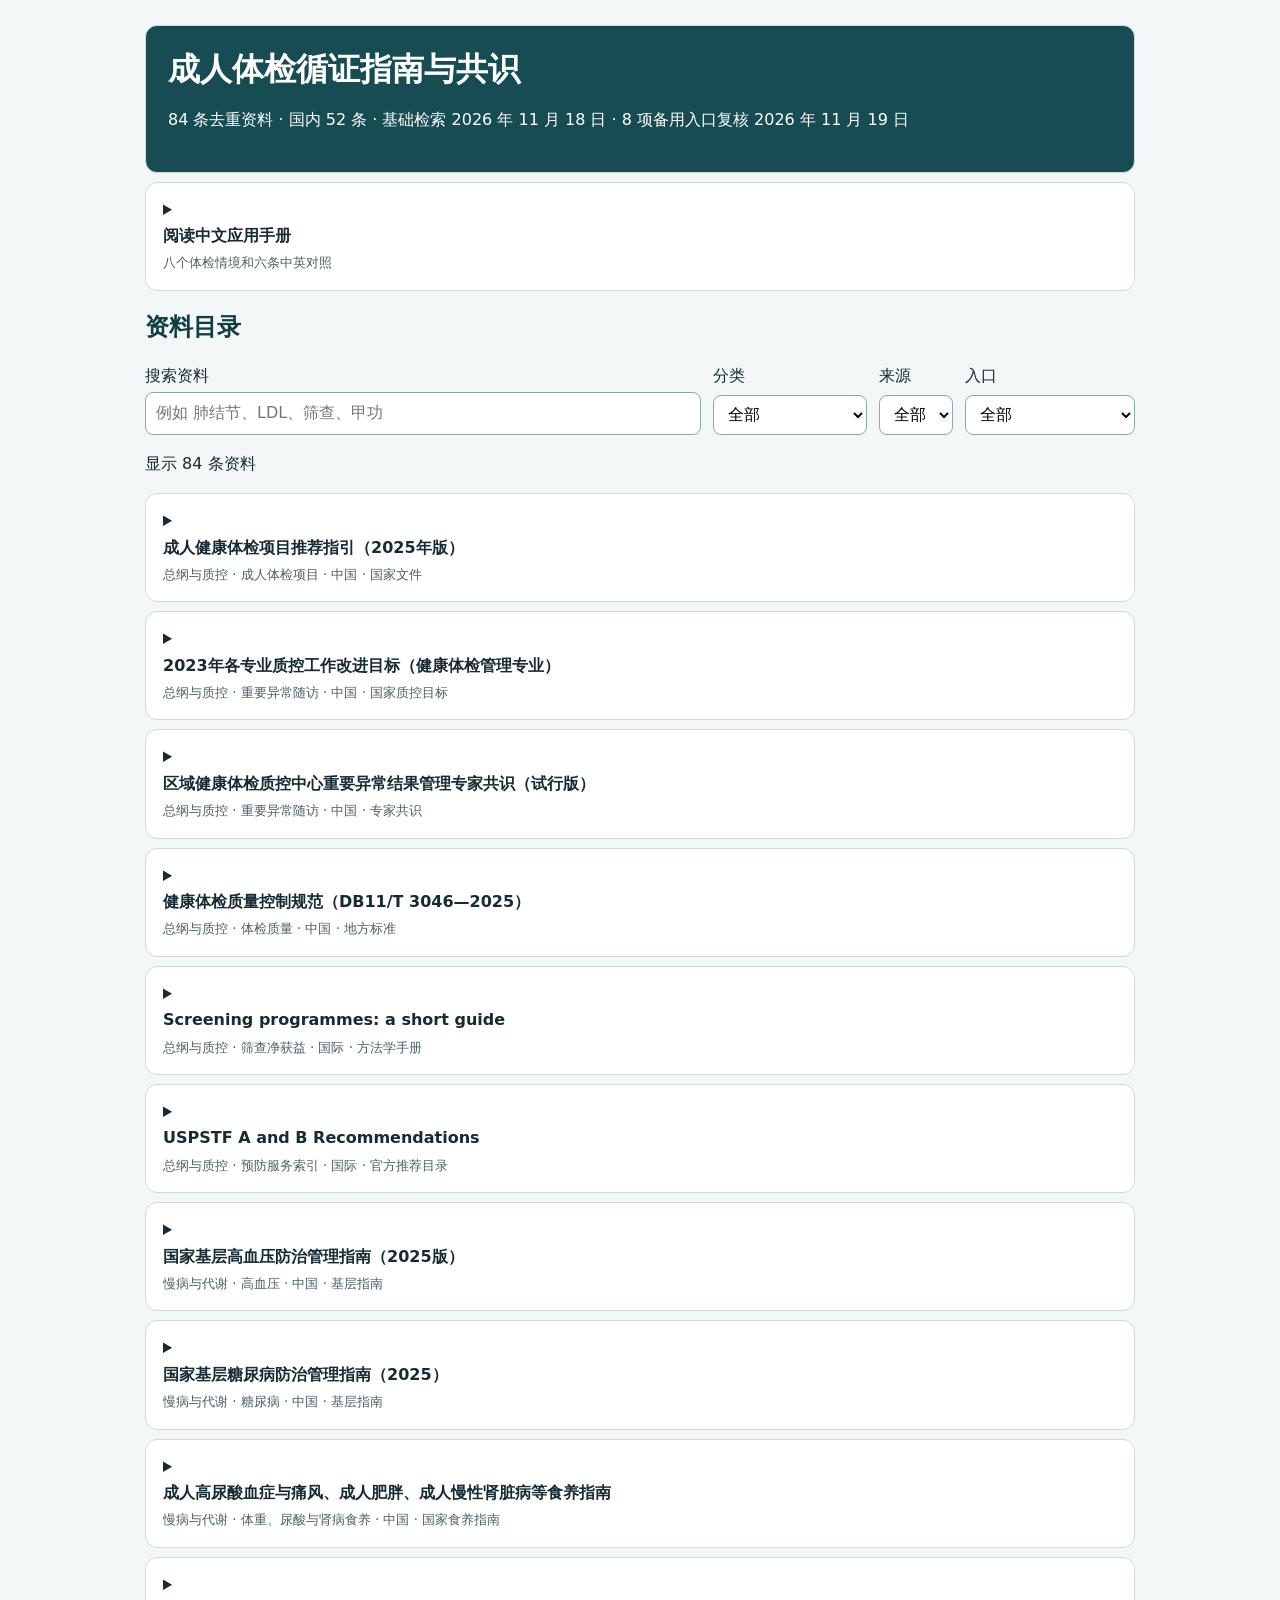
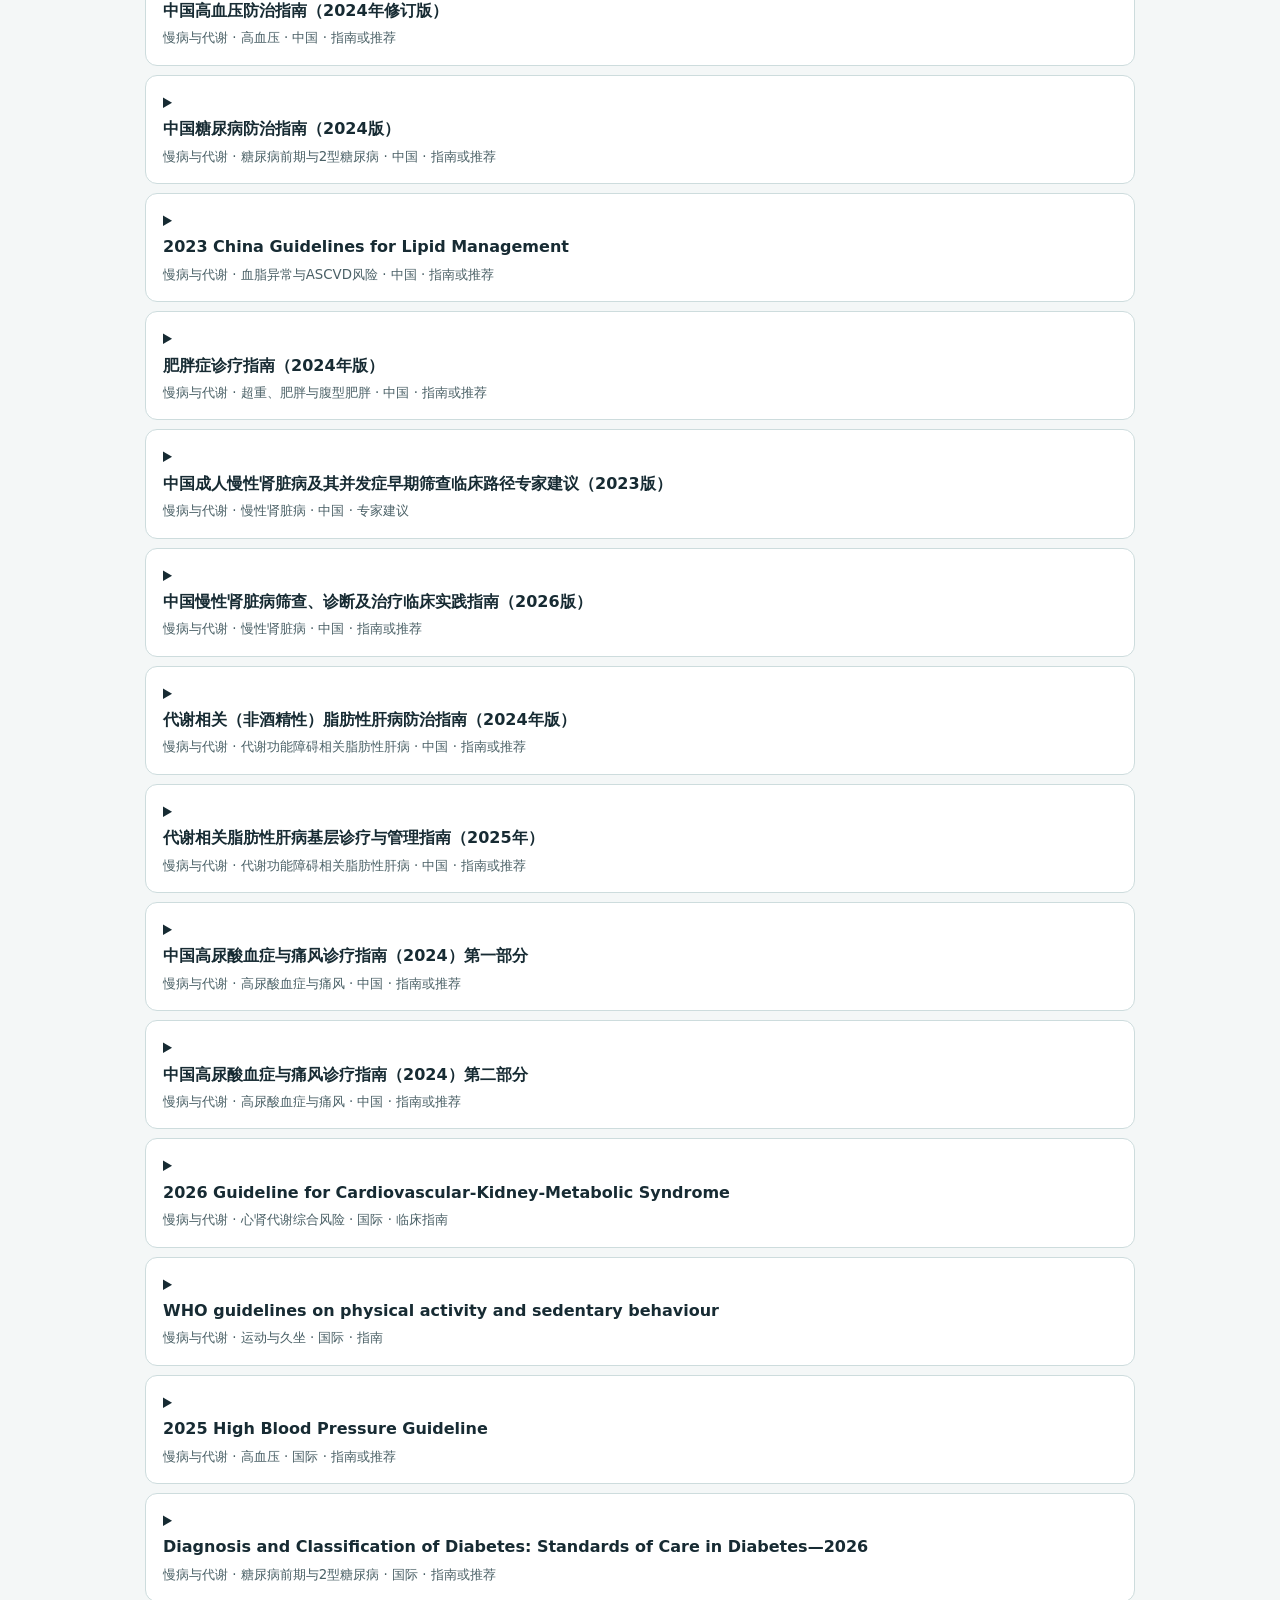
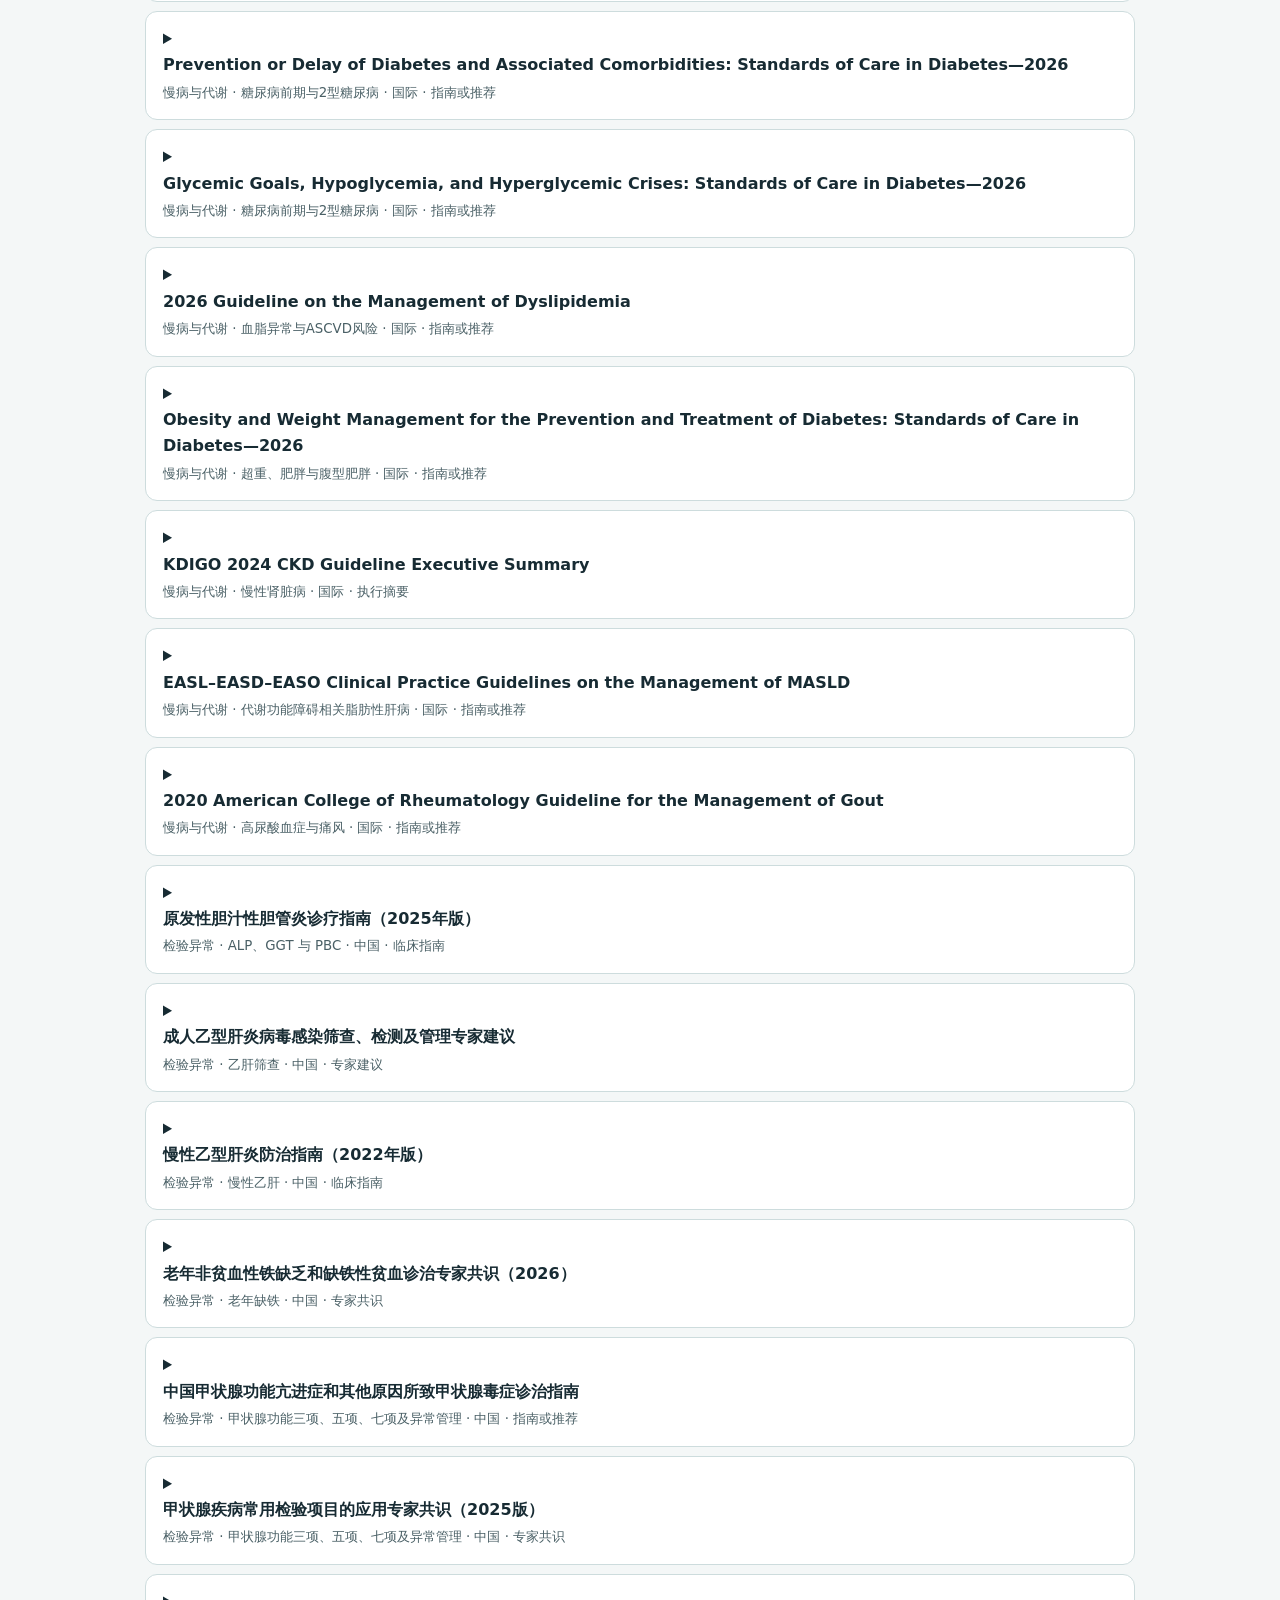
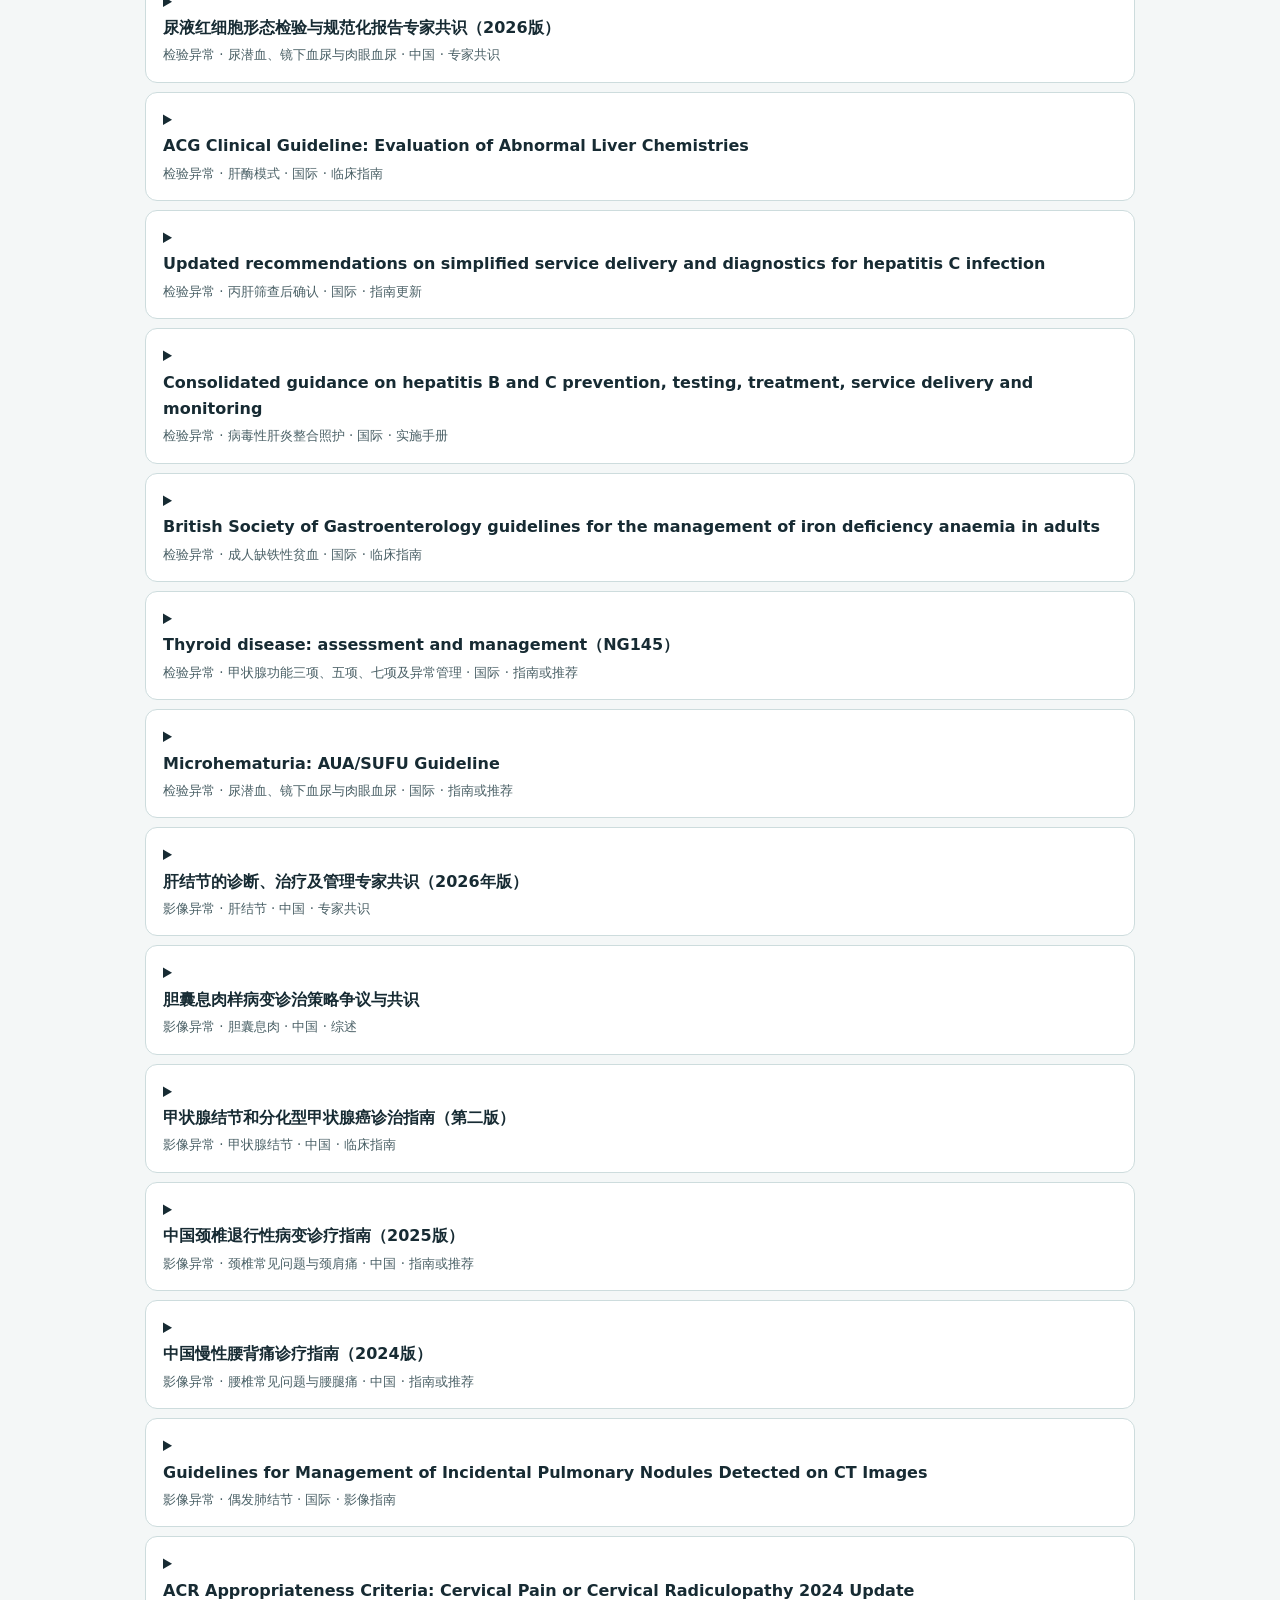
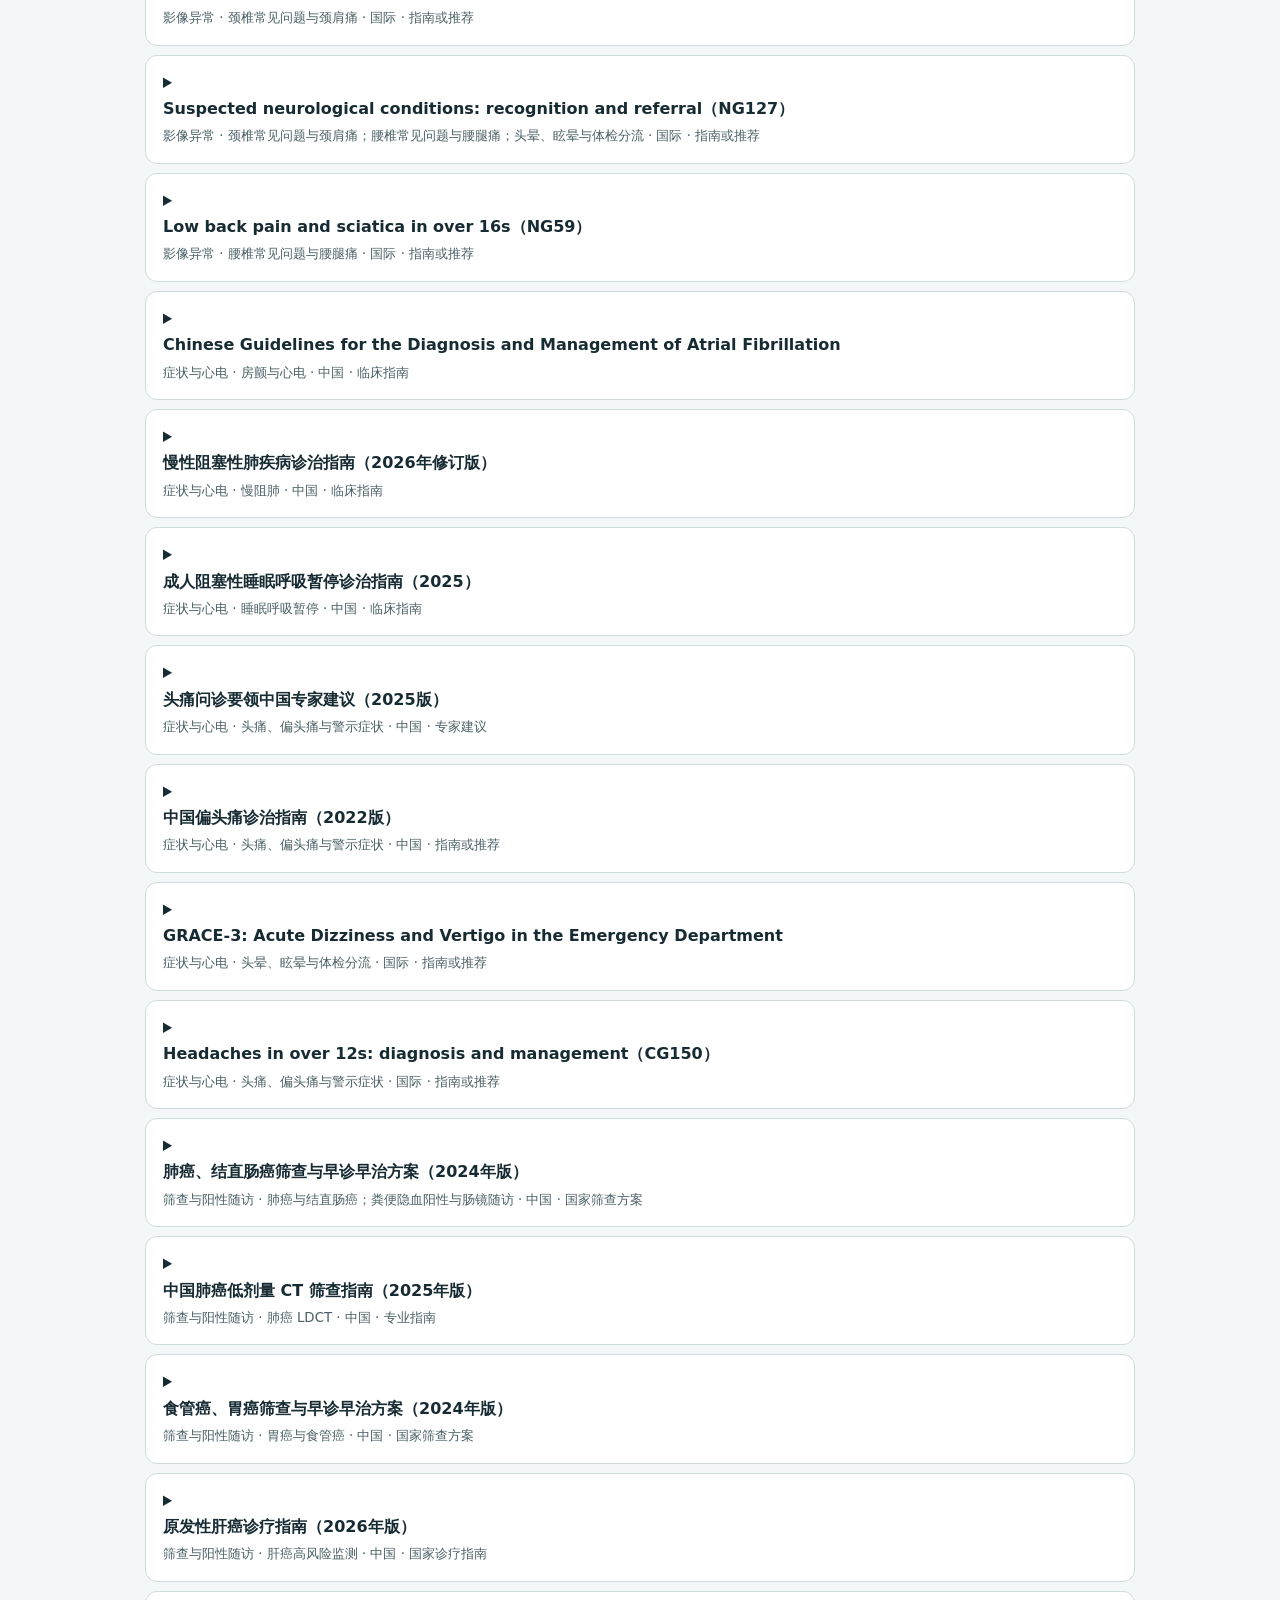
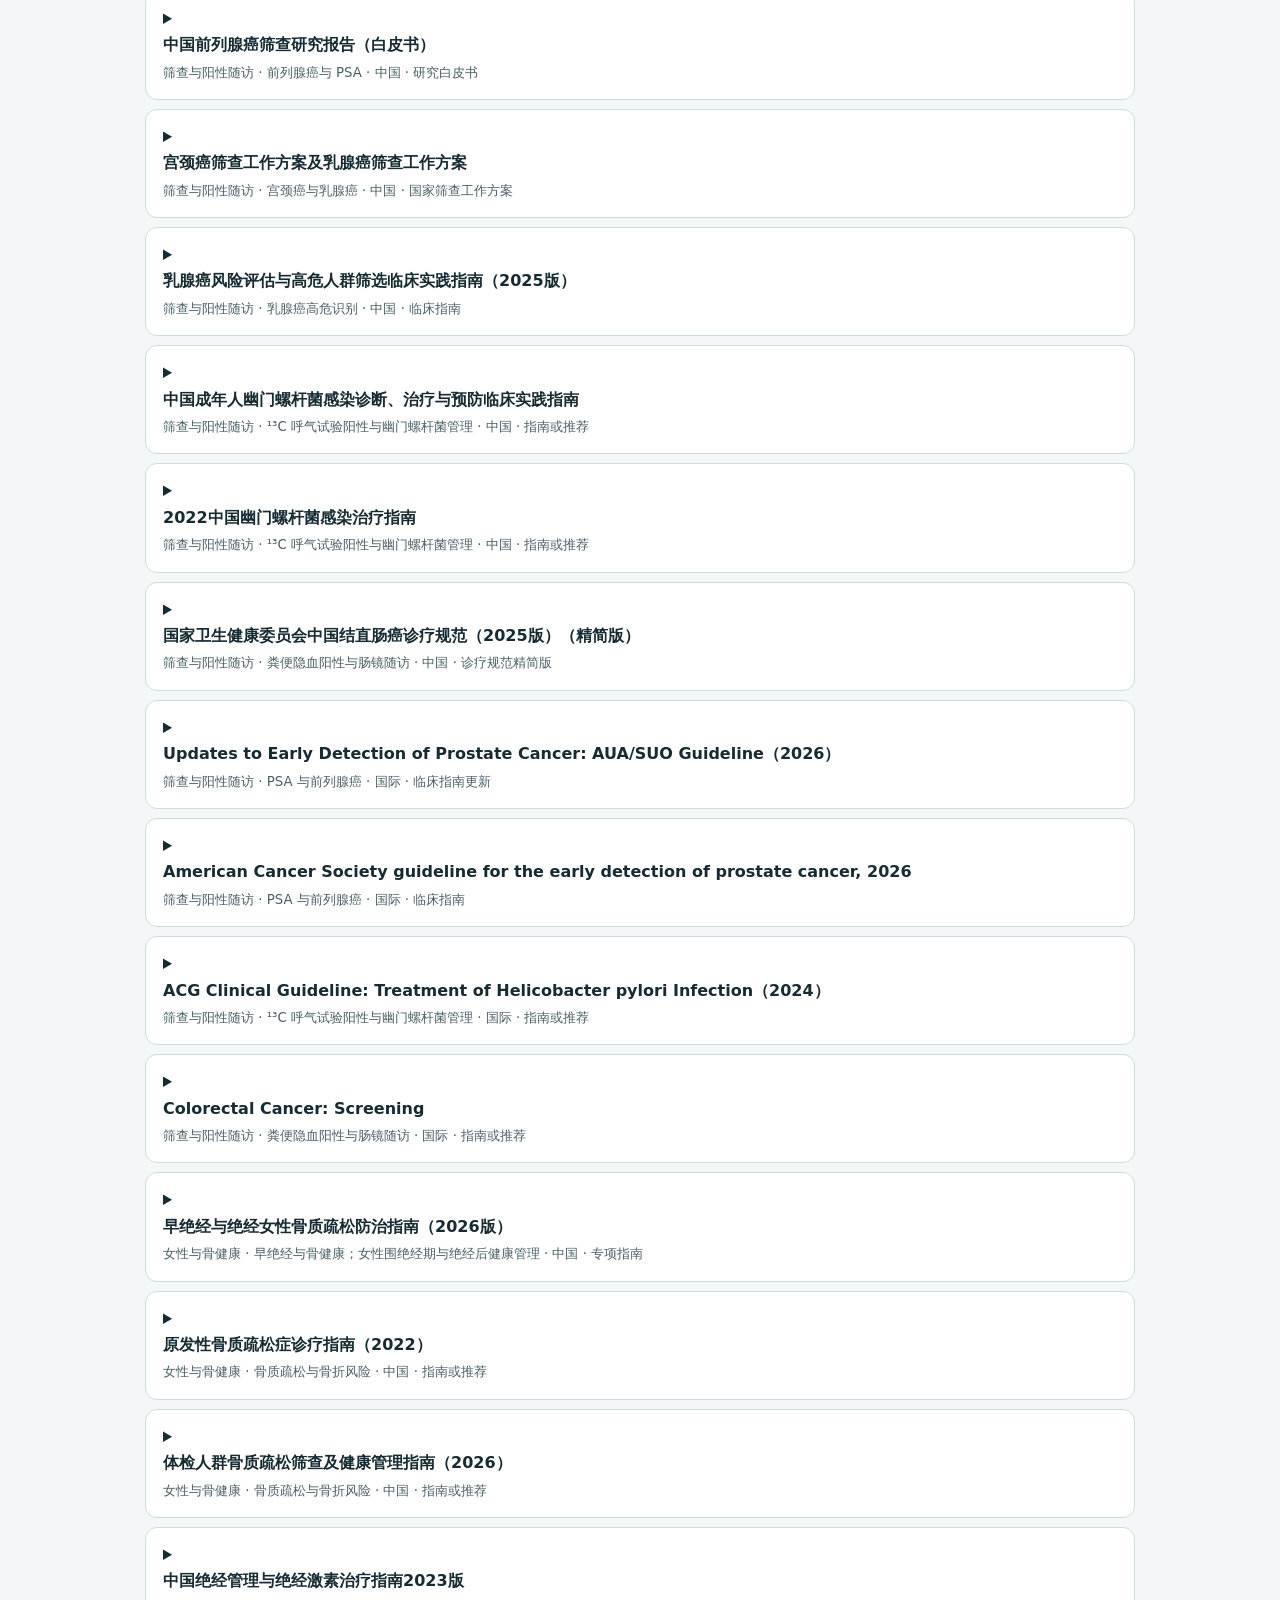
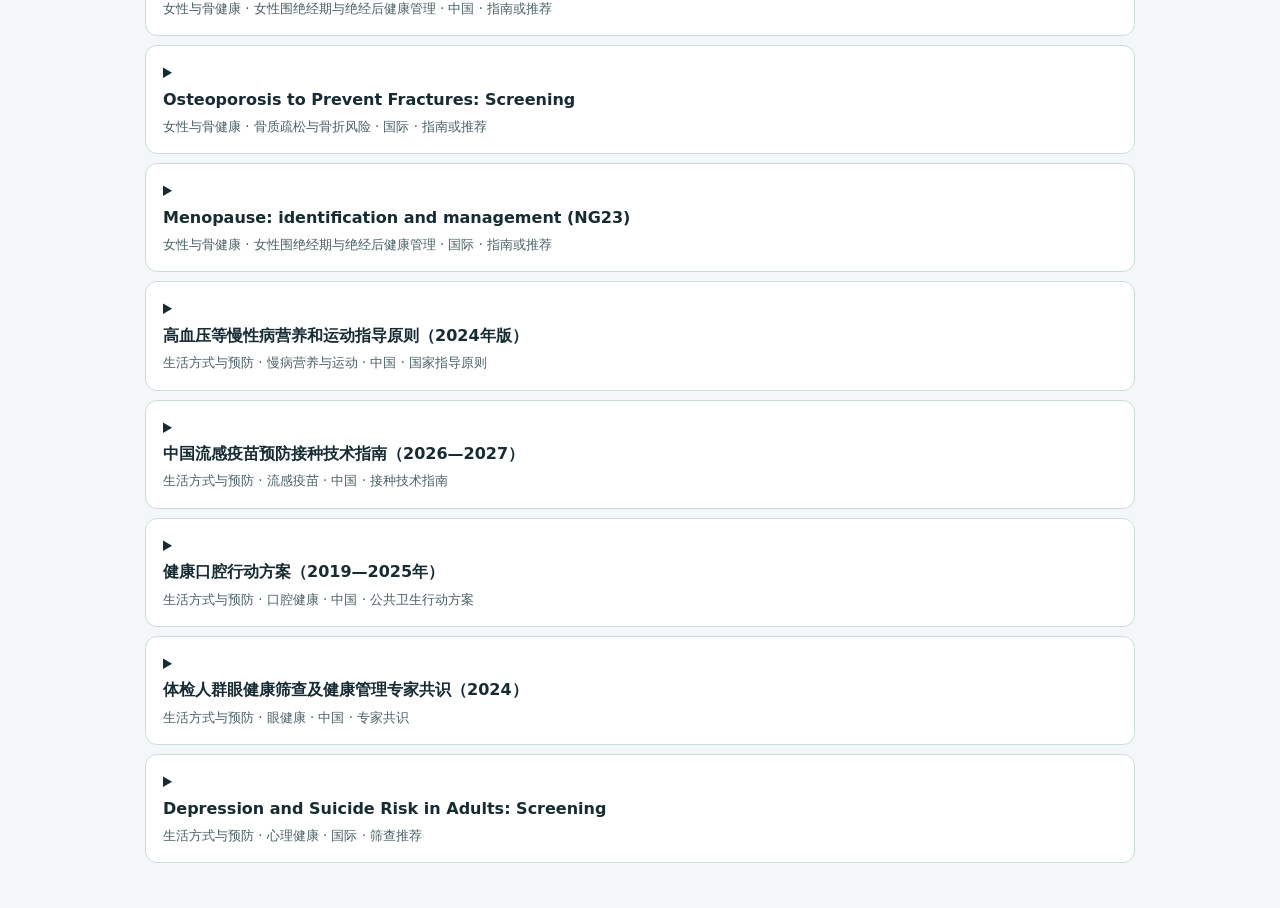
<file: static/evidence-handbook.html>
<!doctype html><html lang="zh-CN"><head><meta charset="utf-8"><meta name="viewport" content="width=device-width,initial-scale=1">
<title>成人体检循证指南与共识</title><style>
:root{color:#172b33;background:#f4f7f7}*{box-sizing:border-box}body{font:16px/1.65 system-ui,sans-serif;margin:0}
main{max-width:1030px;margin:auto;padding:16px 20px 36px}h1,h2,h3{line-height:1.35;color:#123e45}
a{color:#006578;overflow-wrap:anywhere}details,header{background:white;border:1px solid #cddcdd;border-radius:12px;padding:14px 17px;margin:9px 0}
header{background:#164c52;color:white;padding:22px}header h1{color:white;margin:0}
summary{cursor:pointer}summary strong{display:block}small{color:#4a6066}
.filters{display:flex;gap:12px;flex-wrap:wrap;margin:16px 0}.filters label{display:grid;gap:3px}.filters label:first-child{flex:1;min-width:180px}
input,select{font:inherit;padding:7px 10px;border:1px solid #8ca9aa;border-radius:8px;background:white}
.article{overflow-wrap:anywhere}.article table{display:block;overflow:auto;border-collapse:collapse}.article td,.article th{padding:6px 9px;border:1px solid #cddcdd}
dl{margin-bottom:8px}dt{font-weight:650}dd{margin:0 0 8px}details[hidden]{display:none}
</style></head><body><main><header><h1>成人体检循证指南与共识</h1><p>84 条去重资料 · 国内 52 条 · 基础检索 2026 年 11 月 18 日 · 8 项备用入口复核 2026 年 11 月 19 日</p></header><details class="article"><summary><strong>阅读中文应用手册</strong><small>八个体检情境和六条中英对照</small></summary><h1>成人体检循证阅读与应用手册</h1>
<p>基础检索日期：2026 年 11 月 18 日；8 项备用入口复核日期：2026 年 11 月 19 日。</p>
<p>对象：希望理解成人健康体检、筛查、异常结果及长期健康管理的个人学习者。中国现场优先读国内文件，国际指南用于补足特定问题与理解证据差异。</p>
<h2>从哪里开始</h2>
<ol>
<li>先读《成人健康体检项目推荐指引（2025年版）》的适用范围、自测问卷、基本项目和个性化深度项目。一般成人健康体检、职业或法定专项检查、基本公卫体检以及专病筛查的适用规则不同。先分清问题所在的场景，再选文件。<a href="https://wsjk.ln.gov.cn/wsjk/zfxxgk/zc/gjjwj/2025121223145464797/index.shtml">政府转载正文</a></li>
<li>找到相应的国内专病文件，看哪些人适用、检查想回答什么问题、阳性后如何确认。目录中的「优先阅读」列给出原文导航关键词。题名是指南不代表每条推荐证据都很强；规范、专家共识、研究白皮书、执行摘要和国外指南的用途也不同。</li>
<li>国际条款用于理解证据和比较路径。读国内和国际指南时，把目标人群、检查场景、检测方法、阈值、结局和推荐强度放在同一张纸上比较。不能只摘一个数字。</li>
<li>读完写下一句自己的理解，例如：「这是对无症状高风险人群的筛查建议。结果阳性后要按诊断路径进一步评估。确诊与长期管理是下一阶段。」<a href="https://www.who.int/publications/i/item/9789289054782">WHO 筛查方法手册</a></li>
</ol>
<h2>把体检问题分成四步</h2>
<table>
<thead>
<tr>
  <th>阶段</th>
  <th>学习时先问什么</th>
  <th>示例</th>
</tr>
</thead>
<tbody>
<tr>
  <td>决定要不要查</td>
  <td>谁能从筛查受益？有无已出现的症状？阳性后有什么可行的处理？</td>
  <td>符合肺癌高风险筛查条件做 LDCT，与已经咯血后的诊断评估，属于两种情境。</td>
</tr>
<tr>
  <td>解释发现</td>
  <td>这是症状、筛查信号、参考范围外结果，还是已经达到诊断标准？</td>
  <td>尿试纸潜血是信号，镜检才能回答是否存在镜下红细胞异常。</td>
</tr>
<tr>
  <td>确认与分层</td>
  <td>哪条信息会改变紧迫性？是否需规范复测、补证据或请专科评估？</td>
  <td>新出现的进行性神经症状要单独判断紧迫性；影像上的退变并不能解释所有症状。</td>
</tr>
<tr>
  <td>追踪能改善的结局</td>
  <td>下一次评估想验证什么？什么改变值得据此调整管理？</td>
  <td>血压管理要看规范测量和长时间趋势，并同时关心卒中与心肾风险。</td>
</tr>
</tbody>
</table>
<h2>为什么阳性还需要确认</h2>
<p>教学假设：1,000 人中有 20 人真正患病，某测试灵敏度 90%、特异度 95%。约有 18 个真阳性、49 个假阳性，阳性中真正患病约 27%。此数字只用于学习概率，未对应任何具体体检项目。风险较低的人群做同样的检查，值得确认的阳性里往往有更高比例最终不能确诊。阅读指南时同时看假阳性、额外检查和过度诊断，以及是否存在能改善结局的后续干预。</p>
<h2>八个高频学习情境</h2>
<h3>1. 血压、血糖、血脂同时异常</h3>
<p>先记清哪项是首次、哪项已经确诊、哪项处在治疗中，各结果是否同一时间和条件下测得。学血压时，比较诊室测量、家庭或动态血压与个体管理目标的用途。学血糖时，分别理解空腹血糖、HbA1c、口服耐量试验及采样干扰。学血脂时，先了解既往心血管事件和整体风险，再读 LDL-C 目标。长期管理要把体重、吸烟、活动及肾脏风险一起考虑。<a href="https://cs.medjournals.cn/article/doi/full/10.3760/cma.j.cn112148-20250401-00234">中国基层高血压指南</a> · <a href="https://cs.medjournals.cn/article/doi/full/10.3760/cma.j.cn112138-20250924-00572">中国基层糖尿病指南</a> · <a href="https://pmc.ncbi.nlm.nih.gov/articles/PMC10568545/">中国血脂指南英文全文</a></p>
<h3>2. 肌酐偏高、尿蛋白或尿潜血</h3>
<p>肌酐和 eGFR 提供滤过功能线索，UACR 描述白蛋白尿，试纸潜血又是另一种信号。分别核对检测单位、标本条件和历年基线。慢性肾脏病关注持续性证据；怀疑急性变化时应及时评估。若持续血尿合并明显蛋白尿或肾功能异常，同时理解肾内与泌尿两条路径，避免因其中一条已经在评估，就忽略另一条。<a href="https://cs.medjournals.cn/cn/zhszbzz/toc/72935">中国 CKD 2026 期刊目录</a> · <a href="https://doi.org/10.1016/j.kint.2023.10.016">KDIGO 执行摘要</a> · <a href="https://www.auanet.org/guidelines-and-quality/guidelines/microhematuria">AUA/SUFU 镜下血尿指南全文</a></p>
<h3>3. 甲功抗体、激素异常或超声甲状腺结节</h3>
<p>先抄出实测项目，区分游离激素、总激素、自身抗体和超声结构所见。问自己：这条信息是用来判断功能、查病因，还是评估结构？用症状、药物或补剂、妊娠情况和检验组合核对适用路径。阅读结节指南时，先确认超声报告采用的分级体系，再读后续观察和取材适应证。<a href="https://cs.medjournals.cn/article/en/doi/full/10.3760/cma.j.cn114452-20250321-00184">中国甲状腺常用检验共识</a> · <a href="https://chinanm.cma.org.cn/art/2024/12/31/art_1367_59554.html">中国甲状腺结节指南</a> · <a href="https://www.nice.org.uk/guidance/ng145/chapter/recommendations">NICE NG145 全文</a></p>
<h3>4. 大便隐血阳性、¹³C 呼气阳性或肝炎标志物异常</h3>
<p>三个阳性并不是一条路径。找出大便隐血所对应的后续结肠评估；幽门螺杆菌通常需读现症感染、根除确认和胃癌风险三个问题；肝炎检测注意感染证据、既往暴露、免疫状态及追加确认的区别。真正有学习价值的是明确哪项后续结果会改变管理，而不是记住「阳性」二字。<a href="https://www.nhc.gov.cn/ylyjs/gzdt/202408/42f43b5f0c4c4ebe90c78ee127959b92.shtml">中国结直肠癌筛查方案</a> · <a href="https://csg.cma.org.cn/csg/a/amvg1i">中国成人幽门螺杆菌指南要点</a> · <a href="https://csg.cma.org.cn/csg/a/avokqw">国内成人乙肝筛查专家建议</a> · <a href="https://www.who.int/publications/i/item/9789240052697">WHO 丙肝检测指南</a></p>
<h3>5. 发现肺结节、肝结节、脂肪肝或胆囊息肉</h3>
<p>影像报告先看检查场景、病灶部位和测量方式、较旧片变化及背景风险。肺癌筛查中的结节与普通 CT 偶然发现使用不同路径。肝高危人群监测也与低风险偶然发现不同。脂肪肝的管理重点还包括代谢和纤维化风险；胆囊息肉要看形态、风险背景和趋势，不能用一个尺寸覆盖所有人。<a href="https://www.nhc.gov.cn/ylyjs/gzdt/202408/42f43b5f0c4c4ebe90c78ee127959b92.shtml">国家肺癌及结直肠癌筛查方案</a> · <a href="https://pubs.rsna.org/doi/10.1148/radiol.2017161659">Fleischner 偶发肺结节指南</a> · <a href="https://pmc.ncbi.nlm.nih.gov/articles/PMC12963854/">肝结节专家共识</a> · <a href="https://pmc.ncbi.nlm.nih.gov/articles/PMC12677420/">中国脂肪肝指南全文</a> · <a href="https://www.zgsyz.com/zgsywk/CN/10.19538/j.cjps.issn1005-2208.2025.11.10">胆囊息肉综述索引</a></p>
<h3>6. 头晕、头痛、心悸、胸闷或打鼾</h3>
<p>先区分正在发生的症状与无症状的筛查发现。学习时记录起病、持续时间、诱因、伴随症状和以前是否发作；心电自动提示应联系原图和临床背景。新发严重胸痛、局灶神经症状、突然剧烈头痛等应按临床紧急路径，不能用普通体检加项替代。打鼾和嗜睡的评估也要区分风险问卷与正式睡眠检查。<a href="https://www.nice.org.uk/guidance/ng127">NICE 神经症状转介</a> · <a href="https://www.nice.org.uk/guidance/cg150/chapter/Recommendations">NICE 头痛指南</a> · <a href="https://pmc.ncbi.nlm.nih.gov/articles/PMC11040055/">中国房颤指南英文全文</a> · <a href="https://www.yiigle.com/LinkIn.do?DOI=10.3760%2Fcma.j.cn112147-20251108-00694&amp;linkin_type=DOI">中国成人睡眠呼吸暂停指南入口</a></p>
<h3>7. 围绝经期、骨密度异常与妇科筛查</h3>
<p>把症状、月经及出血变化、骨折风险、女性癌症筛查分成四条线。骨密度测量、骨折风险分层及药物决策的适用人群不同。HPV 初筛阳性后的分流还需结合检测结果、细胞学和历年记录；不要与常规筛查间隔混用。<a href="https://www.nhc.gov.cn/fys/c100078/202201/e4209b0a6e604f6aba3e793d8eddeb3.shtml">妇女两癌筛查国家方案</a> · <a href="https://cs.medjournals.cn/cn/zhjkglxzz/toc/71811">体检骨质疏松指南原刊目录</a> · <a href="https://www.nice.org.uk/guidance/ng23/chapter/Recommendations">NICE 围绝经期指南</a></p>
<h3>8. 把检查结果变成可持续健康管理</h3>
<p>选一项最值得理解和行动的风险，先把证据和基线核对清楚，再与临床人员讨论可持续饮食、活动和必要的进一步评估。用一致的时间和条件观察趋势。营养、运动、戒烟、疫苗、心理或口腔健康是不同的预防路径；优先选择确实适合个人、有可行随访或支持的措施。<a href="https://www.nhc.gov.cn/ylyjs/gzdt/202407/256b4eb8398440a8811344c7be50a333.shtml">国家慢病营养和运动指导原则</a> · <a href="https://www.who.int/publications/i/item/9789240015128">WHO 体力活动指南</a> · <a href="https://www.chinacdc.cn/jkts/202609/W020260903464415218209.pdf">中国疾控流感接种指南</a></p>
<h2>国际依据如何做中英对照</h2>
<p>以下英文均为便于自学的编辑意译。原文授权和访问状态见目录，精确措辞、适用条件及等级以对应发布方为准。</p>
<table>
<thead>
<tr>
  <th>条款主题</th>
  <th>英文意译</th>
  <th>中文译解</th>
  <th>体检应用与定位</th>
</tr>
</thead>
<tbody>
<tr>
  <td>甲功反射检测</td>
  <td>In adults with suspected primary thyroid dysfunction, begin with TSH and use the result to decide which free hormone tests to add.</td>
  <td>对疑似原发性甲状腺功能异常且没有垂体病线索的成人，可先测 TSH；升高加 FT4，降低加 FT4 和 FT3。</td>
  <td>适用于疑似病例的检测路径。<a href="https://www.nice.org.uk/guidance/ng145/chapter/recommendations">NICE NG145 1.2.8</a></td>
</tr>
<tr>
  <td>尿试纸异常</td>
  <td>A positive dipstick for blood calls for microscopic evaluation.</td>
  <td>尿试纸潜血阳性应进一步做尿沉渣显微镜检查；单凭试纸不能确认镜下血尿。</td>
  <td>核对标本和镜检结果，再分层。<a href="https://www.auanet.org/guidelines-and-quality/guidelines/microhematuria">AUA/SUFU 2025，定义与诊断第 2 条</a></td>
</tr>
<tr>
  <td>CKD 慢性证据</td>
  <td>Establish chronicity from history or repeat evidence, and assess possible acute causes.</td>
  <td>用既往资料或重复检查证实慢性持续证据；单次 eGFR 或尿白蛋白异常还可能与急性病变有关。</td>
  <td>分开学习急性评估与 ≥3 个月慢性证据。<a href="https://doi.org/10.1016/j.kint.2023.10.016">KDIGO 2024，实践要点 1.1.3.1–2</a></td>
</tr>
<tr>
  <td>幽门螺杆菌根除确认</td>
  <td>Confirm eradication after treatment using an appropriate test and an adequate medication-free interval.</td>
  <td>疗程后用合适方法确认根除；复测时间和停抑酸药、抗生素等的间隔应按指南及医嘱核对。</td>
  <td>区分症状缓解与根除证据。<a href="https://webfiles.gi.org/links/journals/ACG-Hpylori-Guidelines-Highlights-2024-FINAL.pdf">ACG 2024，Test of Cure</a></td>
</tr>
<tr>
  <td>无警示的常见腰痛</td>
  <td>Do not routinely order imaging in non-specialist settings for low back pain, with or without sciatica.</td>
  <td>对非专科场景中的普通腰痛或伴坐骨神经痛，通常无需常规影像。临床疑严重病因时适用另外的评估路径。</td>
  <td>关键在影像是否会改变处理及是否有危险信号。<a href="https://www.nice.org.uk/guidance/ng59/chapter/recommendations">NICE NG59 1.1.4–1.1.6</a></td>
</tr>
<tr>
  <td>筛查阳性后的结肠镜</td>
  <td>Abnormal stool-based screening needs colonoscopy follow-up to realize the benefits of screening.</td>
  <td>改善结局依赖阳性筛查后完成诊断性结肠镜评估。</td>
  <td>不能把初筛阳性当作最终诊断。国内人群选择以中国方案为主。<a href="https://www.uspreventiveservicestaskforce.org/uspstf/recommendation/colorectal-cancer-screening">USPSTF 结直肠癌筛查，Implementation</a></td>
</tr>
</tbody>
</table>
<h2>使用目录时留意</h2>
<ul>
<li>全文入口分为可跳转的 HTML、PDF、机构下载页和原刊需登录或订阅的页面。索引、学会解读与执行摘要在表内单列。任何入口可达性都可能随平台变化。</li>
<li>本次是面向成人一般健康体检的专题检索和学习目录。儿科、孕产、职业体检和所有专科诊疗指南未系统纳入。国内 CKD、体检骨质疏松、成人睡眠呼吸暂停等部分较新资料仅核对到原刊目录、DOI或公开索引时，保留待核验，不引用未看到的具体条款。</li>
<li>适合连续学习的顺序：总纲与筛查方法 → 常见代谢和肾脏 → 一项阳性后的确认 → 一项影像异常 → 生活方式与长期管理。每次只抓一条能改变判断的依据，再用公开病例练习。</li>
</ul>
</details><section aria-labelledby="catalog-title"><h2 id="catalog-title">资料目录</h2><div class="filters"><label>搜索资料<input id="q" type="search" placeholder="例如 肺结节、LDL、筛查、甲功"></label><label>分类<select id="group"><option value="">全部</option><option>总纲与质控</option><option>慢病与代谢</option><option>检验异常</option><option>影像异常</option><option>症状与心电</option><option>筛查与阳性随访</option><option>女性与骨健康</option><option>生活方式与预防</option></select></label><label>来源<select id="region"><option value="">全部</option><option>中国</option><option>国际</option></select></label><label>入口<select id="full"><option value="">全部</option><option value="yes">有正文或下载入口</option><option value="no">索引或待核验</option></select></label></div><p id="count" role="status"></p><div id="catalog"><details class="result" data-alias="" data-group="总纲与质控" data-region="中国" data-full="no"><summary><strong>成人健康体检项目推荐指引（2025年版）</strong><small>总纲与质控 · 成人体检项目 · 中国 · 国家文件</small></summary><dl><dt>发布机构或原刊</dt><dd>国家卫生健康委办公厅，国卫办医政函〔2025〕412号</dd><dt>适用范围</dt><dd>适用于一般成人健康体检；规定中的专项检查不在本指引范围</dd><dt>优先阅读</dt><dd>先看适用范围、自测问卷、基本项目、个性化深度项目</dd><dt>体检应用</dt><dd>根据年龄、病史和风险选择检查，先分清基本项目和风险加项；检出的异常再走对应专病路径。</dd><dt>入口说明</dt><dd>国家卫生健康委官方通知和附件目录；附件下载请以官方页面为准。</dd><dt>入口机器检查</dt><dd>2026-11-19 已核对同一文件的机构/原刊页面；部分网站可能验证、登录或按网络限制访问。</dd></dl><a href="https://www.nhc.gov.cn/yzygj/c100068/202511/4feaeb6de63e44cb9fd4ac8f579ca279.shtml" target="_blank" rel="noopener noreferrer">出处</a><div class="backup-links"><strong>备用入口</strong><ul><li><a href="https://wjw.shanxi.gov.cn/tzgg/sjzcwj/202511/t20251104_9988608.shtml" target="_blank" rel="noopener noreferrer">山西省卫健委：指引正文与五份附件</a>：政府转载；包含指引正文和五份 Word 附件，附件与原站文件一致。</li></ul></div></details><details class="result" data-alias="" data-group="总纲与质控" data-region="中国" data-full="yes"><summary><strong>2023年各专业质控工作改进目标（健康体检管理专业）</strong><small>总纲与质控 · 重要异常随访 · 中国 · 国家质控目标</small></summary><dl><dt>发布机构或原刊</dt><dd>国家卫生健康委办公厅</dd><dt>适用范围</dt><dd>体检机构质量改进，非诊断阈值文件</dd><dt>优先阅读</dt><dd>健康体检管理专业：提高重要异常结果随访率</dd><dt>体检应用</dt><dd>把“已发现”“已评价”“已得到后续结果”分开；复查和随访的意义是避免风险线索丢失。</dd><dt>入口说明</dt><dd>国家卫生健康委官方通知及完整附件 PDF；与原链接文件逐字节一致。</dd><dt>入口机器检查</dt><dd>2026-11-19 已核对同一文件的页面；个别网站或网络可能出现访问验证。</dd></dl><a href="https://www.nhc.gov.cn/yzygj/c100068/202302/5d9f7e4ef1d8472fa9ac6d19140dfb83.shtml" target="_blank" rel="noopener noreferrer">出处</a> · <a href="https://www.nhc.gov.cn/yzygj/c100068/202302/5d9f7e4ef1d8472fa9ac6d19140dfb83/files/1733999837319_35389.pdf" target="_blank" rel="noopener noreferrer">补充入口</a></details><details class="result" data-alias="" data-group="总纲与质控" data-region="中国" data-full="no"><summary><strong>区域健康体检质控中心重要异常结果管理专家共识（试行版）</strong><small>总纲与质控 · 重要异常随访 · 中国 · 专家共识</small></summary><dl><dt>发布机构或原刊</dt><dd>区域质控中心专家组·健康体检与管理</dd><dt>适用范围</dt><dd>区域体检质控和重要异常管理，不等同国家统一标准</dd><dt>优先阅读</dt><dd>先核对发布地区、异常分类与管理时限</dd><dt>体检应用</dt><dd>用作比较区域实践的候选资料；具体危急值需以本院现行流程和临床判断为准。</dd><dt>入口说明</dt><dd>摘要或索引；原刊全文待核验</dd><dt>入口机器检查</dt><dd>2026-11-19 网络请求有响应；正文、附件或完整全文可能受网站访问权限影响。</dd></dl><a href="https://guide.medlive.cn/guideline/38808" target="_blank" rel="noopener noreferrer">出处</a></details><details class="result" data-alias="" data-group="总纲与质控" data-region="中国" data-full="yes"><summary><strong>健康体检质量控制规范（DB11/T 3046—2025）</strong><small>总纲与质控 · 体检质量 · 中国 · 地方标准</small></summary><dl><dt>发布机构或原刊</dt><dd>北京市地方标准</dd><dt>适用范围</dt><dd>适用地区及体检机构管理以原文为准</dd><dt>优先阅读</dt><dd>过程质量、结果质量、重要异常处置</dd><dt>体检应用</dt><dd>学习规范测量、结果获取和进一步临床评价的衔接概念；省外仅作对照。</dd><dt>入口说明</dt><dd>官方 PDF</dd><dt>入口机器检查</dt><dd>2026-11-19 网络请求有响应；正文、附件或完整全文可能受网站访问权限影响。</dd></dl><a href="https://wjw.beijing.gov.cn/zwgk_20040/zcwj2022/dfbz/202510/P020251009406556982501.pdf" target="_blank" rel="noopener noreferrer">出处</a> · <a href="https://wjw.beijing.gov.cn/zwgk_20040/zcwj2022/dfbz/202510/P020251009406556982501.pdf" target="_blank" rel="noopener noreferrer">补充入口</a></details><details class="result" data-alias="" data-group="总纲与质控" data-region="国际" data-full="yes"><summary><strong>Screening programmes: a short guide</strong><small>总纲与质控 · 筛查净获益 · 国际 · 方法学手册</small></summary><dl><dt>发布机构或原刊</dt><dd>WHO 欧洲区域办公室</dd><dt>适用范围</dt><dd>筛查体系规划与评估</dd><dt>优先阅读</dt><dd>目标人群、获益与伤害、随访能力</dd><dt>体检应用</dt><dd>用来区分筛查和诊断；判读后还需有能落地的确认和治疗。</dd><dt>入口说明</dt><dd>机构出版页及下载入口</dd><dt>入口机器检查</dt><dd>2026-11-19 网络请求有响应；正文、附件或完整全文可能受网站访问权限影响。</dd></dl><a href="https://www.who.int/publications/i/item/9789289054782" target="_blank" rel="noopener noreferrer">出处</a> · <a href="https://www.who.int/publications/i/item/9789289054782" target="_blank" rel="noopener noreferrer">补充入口</a></details><details class="result" data-alias="" data-group="总纲与质控" data-region="国际" data-full="no"><summary><strong>USPSTF A and B Recommendations</strong><small>总纲与质控 · 预防服务索引 · 国际 · 官方推荐目录</small></summary><dl><dt>发布机构或原刊</dt><dd>美国预防服务工作组</dd><dt>适用范围</dt><dd>美国临床预防服务人群</dd><dt>优先阅读</dt><dd>各单项的适用人群、排除条件和推荐等级</dd><dt>体检应用</dt><dd>先确认这是筛查、风险评估还是预防干预；A/B 级不自动转为中国套餐标准。</dd><dt>入口说明</dt><dd>官方索引，按项目打开推荐声明</dd><dt>入口机器检查</dt><dd>2026-11-19 网络请求有响应；正文、附件或完整全文可能受网站访问权限影响。</dd></dl><a href="https://www.uspreventiveservicestaskforce.org/uspstf/recommendation-topics/uspstf-a-and-b-recommendations" target="_blank" rel="noopener noreferrer">出处</a></details><details class="result" data-alias="" data-group="慢病与代谢" data-region="中国" data-full="yes"><summary><strong>国家基层高血压防治管理指南（2025版）</strong><small>慢病与代谢 · 高血压 · 中国 · 基层指南</small></summary><dl><dt>发布机构或原刊</dt><dd>原刊·中华医学会系列杂志</dd><dt>适用范围</dt><dd>中国基层成人高血压防治</dd><dt>优先阅读</dt><dd>筛查、血压测量、首次评估、双向转诊</dd><dt>体检应用</dt><dd>把规范测量、诊断确认、靶器官风险与应急评估分开学习。</dd><dt>入口说明</dt><dd>原刊 HTML 全文入口</dd><dt>入口机器检查</dt><dd>2026-11-19 网络请求有响应；正文、附件或完整全文可能受网站访问权限影响。</dd></dl><a href="https://cs.medjournals.cn/article/doi/full/10.3760/cma.j.cn112148-20250401-00234" target="_blank" rel="noopener noreferrer">出处</a> · <a href="https://cs.medjournals.cn/article/doi/full/10.3760/cma.j.cn112148-20250401-00234" target="_blank" rel="noopener noreferrer">补充入口</a></details><details class="result" data-alias="" data-group="慢病与代谢" data-region="中国" data-full="yes"><summary><strong>国家基层糖尿病防治管理指南（2025）</strong><small>慢病与代谢 · 糖尿病 · 中国 · 基层指南</small></summary><dl><dt>发布机构或原刊</dt><dd>原刊·中华内科杂志等</dd><dt>适用范围</dt><dd>中国基层糖尿病筛查与管理</dd><dt>优先阅读</dt><dd>筛查和诊断、随访管理、并发症筛查</dd><dt>体检应用</dt><dd>把初次异常的确认与已确诊患者的监测分开；重视低血糖和心肾并发症。</dd><dt>入口说明</dt><dd>原刊 HTML 全文入口</dd><dt>入口机器检查</dt><dd>2026-11-19 网络请求有响应；正文、附件或完整全文可能受网站访问权限影响。</dd></dl><a href="https://cs.medjournals.cn/article/doi/full/10.3760/cma.j.cn112138-20250924-00572" target="_blank" rel="noopener noreferrer">出处</a> · <a href="https://cs.medjournals.cn/article/doi/full/10.3760/cma.j.cn112138-20250924-00572" target="_blank" rel="noopener noreferrer">补充入口</a></details><details class="result" data-alias="" data-group="慢病与代谢" data-region="中国" data-full="no"><summary><strong>成人高尿酸血症与痛风、成人肥胖、成人慢性肾脏病等食养指南</strong><small>慢病与代谢 · 体重、尿酸与肾病食养 · 中国 · 国家食养指南</small></summary><dl><dt>发布机构或原刊</dt><dd>国家卫生健康委</dd><dt>适用范围</dt><dd>按每份食养指南的适用范围选择</dd><dt>优先阅读</dt><dd>适用对象、饮食原则、合并症与食谱示例</dd><dt>体检应用</dt><dd>把饮食策略当作健康管理的一部分，肾功能异常、用药或营养风险改变适用条件。</dd><dt>入口说明</dt><dd>国家卫生健康委官方通知及四项指南的附件入口。</dd><dt>入口机器检查</dt><dd>2026-11-19 已核对同一文件的机构/原刊页面；部分网站可能验证、登录或按网络限制访问。</dd></dl><a href="https://www.nhc.gov.cn/sps/c100088/202402/9ba512ba8e314a47a181db11d2fa188d.shtml" target="_blank" rel="noopener noreferrer">出处</a><div class="backup-links"><strong>备用入口</strong><ul><li><a href="https://www.cdc.zj.cn/jksd/202402/t20240221_17163.shtml" target="_blank" rel="noopener noreferrer">浙江省疾控中心：四项食养指南</a>：地方疾控转载；须分别打开四份指南 PDF。慢性肾病分册与原站当前文件有文字差异，引用时优先核对原站。</li><li><a href="https://www.nhc.gov.cn/sps/c100088/202402/9ba512ba8e314a47a181db11d2fa188d/files/1743476134718_36891.pdf" target="_blank" rel="noopener noreferrer">国家卫健委：成人慢性肾脏病食养指南 PDF</a>：国家卫健委当前原始附件，仅为慢性肾脏病一份分册。</li></ul></div></details><details class="result" data-alias="" data-group="慢病与代谢" data-region="中国" data-full="yes"><summary><strong>中国高血压防治指南（2024年修订版）</strong><small>慢病与代谢 · 高血压 · 中国 · 指南或推荐</small></summary><dl><dt>发布机构或原刊</dt><dd>中国高血压防治指南修订委员会等·中华高血压杂志 · 2024-07</dd><dt>适用范围</dt><dd>中国成人血压测量、诊断、管理</dd><dt>优先阅读</dt><dd>测量规范、诊室外确认、治疗目标、人群例外</dd><dt>体检应用</dt><dd>先核对测量条件和重复性，再区分诊断与管理目标；明显异常结合症状判断紧迫性。</dd><dt>入口说明</dt><dd>有正文入口，访问可能受地区或平台影响</dd><dt>入口机器检查</dt><dd>2026-11-19 网络请求有响应；正文、附件或完整全文可能受网站访问权限影响。</dd></dl><a href="https://cjournal.hep.com.cn/1673-7245/CN/1160171857581368285" target="_blank" rel="noopener noreferrer">出处</a> · <a href="https://jf2.hep.com.cn/1e34185432924b83b4cb75b6f7b61f3a.pdf" target="_blank" rel="noopener noreferrer">补充入口</a></details><details class="result" data-alias="" data-group="慢病与代谢" data-region="中国" data-full="yes"><summary><strong>中国糖尿病防治指南（2024版）</strong><small>慢病与代谢 · 糖尿病前期与2型糖尿病 · 中国 · 指南或推荐</small></summary><dl><dt>发布机构或原刊</dt><dd>中华医学会糖尿病学分会 · 2025（2024版）</dd><dt>适用范围</dt><dd>国内糖尿病诊断、分型、预防与综合管理</dd><dt>优先阅读</dt><dd>诊断与复核、糖尿病预防、综合目标及随访</dd><dt>体检应用</dt><dd>分开看空腹血糖、HbA1c、口服耐量试验与用药监测，注意影响检测的条件。</dd><dt>入口说明</dt><dd>学会官网指南入口；原刊条目公开摘要，全文可能需要登录。</dd><dt>入口机器检查</dt><dd>2026-11-19 已核对同一文件的机构/原刊页面；部分网站可能验证、登录或按网络限制访问。</dd></dl><a href="https://diab.cma.org.cn/cn/zhinangongshi.aspx" target="_blank" rel="noopener noreferrer">出处</a> · <a href="https://rs.yiigle.com/cmaid/1525739" target="_blank" rel="noopener noreferrer">补充入口</a></details><details class="result" data-alias="" data-group="慢病与代谢" data-region="中国" data-full="yes"><summary><strong>2023 China Guidelines for Lipid Management</strong><small>慢病与代谢 · 血脂异常与ASCVD风险 · 中国 · 指南或推荐</small></summary><dl><dt>发布机构或原刊</dt><dd>中国血脂管理指南修订联合专家委员会·J Geriatr Cardiol · 2023-09-28</dd><dt>适用范围</dt><dd>中国人群风险分层及血脂管理</dd><dt>优先阅读</dt><dd>风险分层、LDL-C 管理目标、特殊指标适应证</dd><dt>体检应用</dt><dd>结合心血管病史及风险层级解释血脂；参考范围与管理目标分别理解。</dd><dt>入口说明</dt><dd>有正文入口，访问可能受地区或平台影响</dd><dt>入口机器检查</dt><dd>2026-11-19 网络请求有响应；正文、附件或完整全文可能受网站访问权限影响。</dd></dl><a href="https://pmc.ncbi.nlm.nih.gov/articles/PMC10568545/" target="_blank" rel="noopener noreferrer">出处</a> · <a href="https://pmc.ncbi.nlm.nih.gov/articles/PMC10568545/" target="_blank" rel="noopener noreferrer">补充入口</a></details><details class="result" data-alias="" data-group="慢病与代谢" data-region="中国" data-full="yes"><summary><strong>肥胖症诊疗指南（2024年版）</strong><small>慢病与代谢 · 超重、肥胖与腹型肥胖 · 中国 · 指南或推荐</small></summary><dl><dt>发布机构或原刊</dt><dd>国家卫生健康委员会 · 2024-10（印发）</dd><dt>适用范围</dt><dd>中国肥胖症诊疗</dd><dt>优先阅读</dt><dd>诊断、腰围、合并症、行为干预与长期维持</dd><dt>体检应用</dt><dd>用体重、腰围、生活能力和并存风险一起衡量变化；建议须考虑人群和耐受性。</dd><dt>入口说明</dt><dd>有正文入口，访问可能受地区或平台影响</dd><dt>入口机器检查</dt><dd>2026-11-19 自动请求 HTTP 412；可能受网站验证或网络限制，入口可尝试浏览器访问。</dd></dl><a href="https://www.nhc.gov.cn/wjw/c100378/202410/bcf804e19e0c4246b5aea6cd338b55e1.shtml" target="_blank" rel="noopener noreferrer">出处</a> · <a href="https://www.gov.cn/zhengce/zhengceku/202410/P020241020715873679737.pdf" target="_blank" rel="noopener noreferrer">补充入口</a></details><details class="result" data-alias="肌酐 eGFR 尿白蛋白" data-group="慢病与代谢" data-region="中国" data-full="yes"><summary><strong>中国成人慢性肾脏病及其并发症早期筛查临床路径专家建议（2023版）</strong><small>慢病与代谢 · 慢性肾脏病 · 中国 · 专家建议</small></summary><dl><dt>发布机构或原刊</dt><dd>国内临床路径专家建议·国家科技期刊平台 · 2023</dd><dt>适用范围</dt><dd>中国成人早筛及并发症识别</dd><dt>优先阅读</dt><dd>高风险早筛、慢性证据、肾功能和白蛋白尿分层</dd><dt>体检应用</dt><dd>分别理解肌酐/eGFR 与 UACR；单次异常不等同慢性，急性变化优先评估。</dd><dt>入口说明</dt><dd>国家科技期刊平台索引；期刊官方页面提供摘要，未确认开放全文。</dd><dt>入口机器检查</dt><dd>2026-11-19 已核对同一文件的机构/原刊页面；部分网站可能验证、登录或按网络限制访问。</dd></dl><a href="https://opaj.napstic.cn/periodicalArticle/0120230505149163" target="_blank" rel="noopener noreferrer">出处</a> · <a href="https://www.zgsyz.com/zgsynk/CN/10.19538/j.nk2023030105" target="_blank" rel="noopener noreferrer">补充入口</a></details><details class="result" data-alias="肌酐 eGFR 尿白蛋白" data-group="慢病与代谢" data-region="中国" data-full="yes"><summary><strong>中国慢性肾脏病筛查、诊断及治疗临床实践指南（2026版）</strong><small>慢病与代谢 · 慢性肾脏病 · 中国 · 指南或推荐</small></summary><dl><dt>发布机构或原刊</dt><dd>中国非公立医疗机构协会肾脏病透析专委会指南工作组·中华肾脏病杂志 · 2026，42卷6期</dd><dt>适用范围</dt><dd>中国人群筛查诊断和治疗，期刊专题入口，单篇全文待核验</dd><dt>优先阅读</dt><dd>高风险早筛、慢性证据、肾功能和白蛋白尿分层</dd><dt>体检应用</dt><dd>分别理解肌酐/eGFR 与 UACR；单次异常不等同慢性，急性变化优先评估。</dd><dt>入口说明</dt><dd>原刊期目录及医学指南索引；索引公开部分摘要和要点，完整原文可能需要登录。</dd><dt>入口机器检查</dt><dd>2026-11-19 已核对同一文件的机构/原刊页面；部分网站可能验证、登录或按网络限制访问。</dd></dl><a href="https://cs.medjournals.cn/cn/zhszbzz/toc/72935" target="_blank" rel="noopener noreferrer">出处</a> · <a href="https://guide.medlive.cn/guideline/39392" target="_blank" rel="noopener noreferrer">补充入口</a></details><details class="result" data-alias="" data-group="慢病与代谢" data-region="中国" data-full="yes"><summary><strong>代谢相关（非酒精性）脂肪性肝病防治指南（2024年版）</strong><small>慢病与代谢 · 代谢功能障碍相关脂肪性肝病 · 中国 · 指南或推荐</small></summary><dl><dt>发布机构或原刊</dt><dd>中华医学会肝病学分会 · 2024</dd><dt>适用范围</dt><dd>中国成人筛查、评估和管理</dd><dt>优先阅读</dt><dd>代谢风险、病因排查、FIB-4、二线评估和复评</dd><dt>体检应用</dt><dd>超声脂肪变与纤维化风险是两个问题；结合代谢线索和适用人群选评估路径。</dd><dt>入口说明</dt><dd>有正文入口，访问可能受地区或平台影响</dd><dt>入口机器检查</dt><dd>2026-11-19 网络请求有响应；正文、附件或完整全文可能受网站访问权限影响。</dd></dl><a href="https://pmc.ncbi.nlm.nih.gov/articles/PMC12677420/" target="_blank" rel="noopener noreferrer">出处</a> · <a href="https://pmc.ncbi.nlm.nih.gov/articles/PMC12677420/" target="_blank" rel="noopener noreferrer">补充入口</a></details><details class="result" data-alias="" data-group="慢病与代谢" data-region="中国" data-full="yes"><summary><strong>代谢相关脂肪性肝病基层诊疗与管理指南（2025年）</strong><small>慢病与代谢 · 代谢功能障碍相关脂肪性肝病 · 中国 · 指南或推荐</small></summary><dl><dt>发布机构或原刊</dt><dd>中国医药生物技术协会慢病管理分会等·中华全科医师杂志 · 2025</dd><dt>适用范围</dt><dd>基层诊疗与转介接口</dd><dt>优先阅读</dt><dd>代谢风险、病因排查、FIB-4、二线评估和复评</dd><dt>体检应用</dt><dd>超声脂肪变与纤维化风险是两个问题；结合代谢线索和适用人群选评估路径。</dd><dt>入口说明</dt><dd>有正文入口，访问可能受地区或平台影响</dd><dt>入口机器检查</dt><dd>2026-11-19 网络请求有响应；正文、附件或完整全文可能受网站访问权限影响。</dd></dl><a href="https://rs.yiigle.com/cmaid/1532888" target="_blank" rel="noopener noreferrer">出处</a> · <a href="https://pmc.ncbi.nlm.nih.gov/articles/PMC12869176/" target="_blank" rel="noopener noreferrer">补充入口</a></details><details class="result" data-alias="" data-group="慢病与代谢" data-region="中国" data-full="yes"><summary><strong>中国高尿酸血症与痛风诊疗指南（2024）第一部分</strong><small>慢病与代谢 · 高尿酸血症与痛风 · 中国 · 指南或推荐</small></summary><dl><dt>发布机构或原刊</dt><dd>中华医学会内分泌学分会·中华内分泌代谢杂志 · 2025（2024版）</dd><dt>适用范围</dt><dd>国内一般痛风病人及相关无症状情境</dd><dt>优先阅读</dt><dd>无症状高尿酸、痛风诊断、肾病结石与长期管理</dd><dt>体检应用</dt><dd>区分化验异常与临床痛风；核对趋势、发作、并存疾病及用药背景。</dd><dt>入口说明</dt><dd>有正文入口，访问可能受地区或平台影响</dd><dt>入口机器检查</dt><dd>2026-11-19 网络请求有响应；正文、附件或完整全文可能受网站访问权限影响。</dd></dl><a href="https://cs.medjournals.cn/article/doi/full/10.3760/cma.j.cn311282-20250806-00392" target="_blank" rel="noopener noreferrer">出处</a> · <a href="https://cs.medjournals.cn/article/doi/full/10.3760/cma.j.cn311282-20250806-00392" target="_blank" rel="noopener noreferrer">补充入口</a></details><details class="result" data-alias="" data-group="慢病与代谢" data-region="中国" data-full="no"><summary><strong>中国高尿酸血症与痛风诊疗指南（2024）第二部分</strong><small>慢病与代谢 · 高尿酸血症与痛风 · 中国 · 指南或推荐</small></summary><dl><dt>发布机构或原刊</dt><dd>中华医学会内分泌学分会 · 2025（2024版）</dd><dt>适用范围</dt><dd>常见合并症处理，当前为索引，原刊入口待核验</dd><dt>优先阅读</dt><dd>无症状高尿酸、痛风诊断、肾病结石与长期管理</dd><dt>体检应用</dt><dd>区分化验异常与临床痛风；核对趋势、发作、并存疾病及用药背景。</dd><dt>入口说明</dt><dd>索引或入口；全文待核验</dd><dt>入口机器检查</dt><dd>2026-11-19 网络请求有响应；正文、附件或完整全文可能受网站访问权限影响。</dd></dl><a href="https://ai.dxy.cn/pc/clinicalGuidelines/pUokGDhZ-ooF5oMVtYUj_rA" target="_blank" rel="noopener noreferrer">出处</a></details><details class="result" data-alias="" data-group="慢病与代谢" data-region="国际" data-full="yes"><summary><strong>2026 Guideline for Cardiovascular-Kidney-Metabolic Syndrome</strong><small>慢病与代谢 · 心肾代谢综合风险 · 国际 · 临床指南</small></summary><dl><dt>发布机构或原刊</dt><dd>AHA/ACC/ADA/ASN</dd><dt>适用范围</dt><dd>心肾代谢风险综合评估</dd><dt>优先阅读</dt><dd>先看 CKM 分期、风险评估与适用人群</dd><dt>体检应用</dt><dd>适合对照代谢指标、肾脏指标和心血管结局的关联，风险计算工具需判断是否适用于国内。</dd><dt>入口说明</dt><dd>AHA 官方导航；PMC 为同一指南 JACC 作者手稿版本。</dd><dt>入口机器检查</dt><dd>2026-11-19 已核对同一文件的机构/原刊页面；部分网站可能验证、登录或按网络限制访问。</dd></dl><a href="https://professional.heart.org/en/guidelines-and-statements/unified-approach-to-cv-risk" target="_blank" rel="noopener noreferrer">出处</a> · <a href="https://www.ncbi.nlm.nih.gov/pmc/articles/PMC13399222/" target="_blank" rel="noopener noreferrer">补充入口</a></details><details class="result" data-alias="" data-group="慢病与代谢" data-region="国际" data-full="yes"><summary><strong>WHO guidelines on physical activity and sedentary behaviour</strong><small>慢病与代谢 · 运动与久坐 · 国际 · 指南</small></summary><dl><dt>发布机构或原刊</dt><dd>世界卫生组织</dd><dt>适用范围</dt><dd>各年龄段，包括有慢病或残疾者的适用建议</dd><dt>优先阅读</dt><dd>成人、老年人和有慢病的人群分章节读</dd><dt>体检应用</dt><dd>把活动建议放在能力、合并症及可持续性中理解；适用人群不同，实践应个体化。</dd><dt>入口说明</dt><dd>机构出版页及下载入口</dd><dt>入口机器检查</dt><dd>2026-11-19 网络请求有响应；正文、附件或完整全文可能受网站访问权限影响。</dd></dl><a href="https://www.who.int/publications/i/item/9789240015128" target="_blank" rel="noopener noreferrer">出处</a> · <a href="https://www.who.int/publications/i/item/9789240015128" target="_blank" rel="noopener noreferrer">补充入口</a></details><details class="result" data-alias="" data-group="慢病与代谢" data-region="国际" data-full="yes"><summary><strong>2025 High Blood Pressure Guideline</strong><small>慢病与代谢 · 高血压 · 国际 · 指南或推荐</small></summary><dl><dt>发布机构或原刊</dt><dd>AHA/ACC · 2025</dd><dt>适用范围</dt><dd>美国成人高血压预防与管理</dd><dt>优先阅读</dt><dd>测量规范、诊室外确认、治疗目标、人群例外</dd><dt>体检应用</dt><dd>先核对测量条件和重复性，再区分诊断与管理目标；明显异常结合症状判断紧迫性。</dd><dt>入口说明</dt><dd>AHA 官方指南页；PubMed 官方纯文本文摘为同一指南 JACC 版。</dd><dt>入口机器检查</dt><dd>2026-11-19 已核对同一文件的机构/原刊页面；部分网站可能验证、登录或按网络限制访问。</dd></dl><a href="https://professional.heart.org/en/science-news/2025-high-blood-pressure-guideline/" target="_blank" rel="noopener noreferrer">出处</a> · <a href="https://eutils.ncbi.nlm.nih.gov/entrez/eutils/efetch.fcgi?db=pubmed&amp;id=40815242&amp;rettype=abstract&amp;retmode=text" target="_blank" rel="noopener noreferrer">补充入口</a></details><details class="result" data-alias="" data-group="慢病与代谢" data-region="国际" data-full="yes"><summary><strong>Diagnosis and Classification of Diabetes: Standards of Care in Diabetes—2026</strong><small>慢病与代谢 · 糖尿病前期与2型糖尿病 · 国际 · 指南或推荐</small></summary><dl><dt>发布机构或原刊</dt><dd>ADA·Diabetes Care · 2026卷</dd><dt>适用范围</dt><dd>诊断分型和结果确认</dd><dt>优先阅读</dt><dd>诊断与复核、糖尿病预防、综合目标及随访</dd><dt>体检应用</dt><dd>分开看空腹血糖、HbA1c、口服耐量试验与用药监测，注意影响检测的条件。</dd><dt>入口说明</dt><dd>ADA 官方文章；PMC 为同一章节存档。</dd><dt>入口机器检查</dt><dd>2026-11-19 已核对同一文件的机构/原刊页面；部分网站可能验证、登录或按网络限制访问。</dd></dl><a href="https://doi.org/10.2337/dc26-S002" target="_blank" rel="noopener noreferrer">出处</a> · <a href="https://www.ncbi.nlm.nih.gov/pmc/articles/PMC12690183/" target="_blank" rel="noopener noreferrer">补充入口</a></details><details class="result" data-alias="" data-group="慢病与代谢" data-region="国际" data-full="yes"><summary><strong>Prevention or Delay of Diabetes and Associated Comorbidities: Standards of Care in Diabetes—2026</strong><small>慢病与代谢 · 糖尿病前期与2型糖尿病 · 国际 · 指南或推荐</small></summary><dl><dt>发布机构或原刊</dt><dd>ADA·Diabetes Care · 2026卷</dd><dt>适用范围</dt><dd>糖尿病前期与高危人群</dd><dt>优先阅读</dt><dd>诊断与复核、糖尿病预防、综合目标及随访</dd><dt>体检应用</dt><dd>分开看空腹血糖、HbA1c、口服耐量试验与用药监测，注意影响检测的条件。</dd><dt>入口说明</dt><dd>ADA 官方文章；PMC 为同一章节存档。</dd><dt>入口机器检查</dt><dd>2026-11-19 已核对同一文件的机构/原刊页面；部分网站可能验证、登录或按网络限制访问。</dd></dl><a href="https://diabetesjournals.org/care/article/49/Supplement_1/S50/163924/3-Prevention-or-Delay-of-Diabetes-and-Associated" target="_blank" rel="noopener noreferrer">出处</a> · <a href="https://www.ncbi.nlm.nih.gov/pmc/articles/PMC12690170/" target="_blank" rel="noopener noreferrer">补充入口</a></details><details class="result" data-alias="" data-group="慢病与代谢" data-region="国际" data-full="yes"><summary><strong>Glycemic Goals, Hypoglycemia, and Hyperglycemic Crises: Standards of Care in Diabetes—2026</strong><small>慢病与代谢 · 糖尿病前期与2型糖尿病 · 国际 · 指南或推荐</small></summary><dl><dt>发布机构或原刊</dt><dd>ADA·Diabetes Care · 2026卷</dd><dt>适用范围</dt><dd>治疗中血糖目标、监测频率与低血糖</dd><dt>优先阅读</dt><dd>诊断与复核、糖尿病预防、综合目标及随访</dd><dt>体检应用</dt><dd>分开看空腹血糖、HbA1c、口服耐量试验与用药监测，注意影响检测的条件。</dd><dt>入口说明</dt><dd>ADA 官方文章；PMC 为同一章节存档。</dd><dt>入口机器检查</dt><dd>2026-11-19 已核对同一文件的机构/原刊页面；部分网站可能验证、登录或按网络限制访问。</dd></dl><a href="https://doi.org/10.2337/dc26-S006" target="_blank" rel="noopener noreferrer">出处</a> · <a href="https://www.ncbi.nlm.nih.gov/pmc/articles/PMC12690178/" target="_blank" rel="noopener noreferrer">补充入口</a></details><details class="result" data-alias="" data-group="慢病与代谢" data-region="国际" data-full="yes"><summary><strong>2026 Guideline on the Management of Dyslipidemia</strong><small>慢病与代谢 · 血脂异常与ASCVD风险 · 国际 · 指南或推荐</small></summary><dl><dt>发布机构或原刊</dt><dd>ACC/AHA 等 · 2026</dd><dt>适用范围</dt><dd>美国成人血脂与 ASCVD 管理</dd><dt>优先阅读</dt><dd>风险分层、LDL-C 管理目标、特殊指标适应证</dd><dt>体检应用</dt><dd>结合心血管病史及风险层级解释血脂；参考范围与管理目标分别理解。</dd><dt>入口说明</dt><dd>AHA 官方指南页；PubMed 官方纯文本文摘为同一指南的摘要与引文。</dd><dt>入口机器检查</dt><dd>2026-11-19 已核对同一文件的机构/原刊页面；部分网站可能验证、登录或按网络限制访问。</dd></dl><a href="https://professional.heart.org/en/science-news/2026-guideline-on-the-management-of-dyslipidemia" target="_blank" rel="noopener noreferrer">出处</a> · <a href="https://eutils.ncbi.nlm.nih.gov/entrez/eutils/efetch.fcgi?db=pubmed&amp;id=41824590&amp;rettype=abstract&amp;retmode=text" target="_blank" rel="noopener noreferrer">补充入口</a></details><details class="result" data-alias="" data-group="慢病与代谢" data-region="国际" data-full="yes"><summary><strong>Obesity and Weight Management for the Prevention and Treatment of Diabetes: Standards of Care in Diabetes—2026</strong><small>慢病与代谢 · 超重、肥胖与腹型肥胖 · 国际 · 指南或推荐</small></summary><dl><dt>发布机构或原刊</dt><dd>ADA·Diabetes Care · 2026卷</dd><dt>适用范围</dt><dd>糖尿病预防与治疗场景的体重管理</dd><dt>优先阅读</dt><dd>诊断、腰围、合并症、行为干预与长期维持</dd><dt>体检应用</dt><dd>用体重、腰围、生活能力和并存风险一起衡量变化；建议须考虑人群和耐受性。</dd><dt>入口说明</dt><dd>ADA 官方文章；PMC 为同一章节存档。</dd><dt>入口机器检查</dt><dd>2026-11-19 已核对同一文件的机构/原刊页面；部分网站可能验证、登录或按网络限制访问。</dd></dl><a href="https://diabetesjournals.org/care/article/49/Supplement_1/S166/163915/8-Obesity-and-Weight-Management-for-the-Prevention" target="_blank" rel="noopener noreferrer">出处</a> · <a href="https://www.ncbi.nlm.nih.gov/pmc/articles/PMC12690172/" target="_blank" rel="noopener noreferrer">补充入口</a></details><details class="result" data-alias="肌酐 eGFR 尿白蛋白" data-group="慢病与代谢" data-region="国际" data-full="yes"><summary><strong>KDIGO 2024 CKD Guideline Executive Summary</strong><small>慢病与代谢 · 慢性肾脏病 · 国际 · 执行摘要</small></summary><dl><dt>发布机构或原刊</dt><dd>KDIGO·Kidney International · 2024</dd><dt>适用范围</dt><dd>慢性证据与 G/A 分层；此链接为执行摘要</dd><dt>优先阅读</dt><dd>高风险早筛、慢性证据、肾功能和白蛋白尿分层</dd><dt>体检应用</dt><dd>分别理解肌酐/eGFR 与 UACR；单次异常不等同慢性，急性变化优先评估。</dd><dt>入口说明</dt><dd>官方 DOI；站内为 KDIGO 2024 执行摘要原文 PDF。</dd><dt>入口机器检查</dt><dd>2026-11-19 网络请求有响应；正文、附件或完整全文可能受网站访问权限影响。</dd></dl><a href="https://doi.org/10.1016/j.kint.2023.10.016" target="_blank" rel="noopener noreferrer">出处</a> · <a href="https://evidencecent-entuxnfs.manus.space/static/references/28-kdigo-2024-ckd-executive-summary.pdf" target="_blank" rel="noopener noreferrer">补充入口</a></details><details class="result" data-alias="" data-group="慢病与代谢" data-region="国际" data-full="yes"><summary><strong>EASL–EASD–EASO Clinical Practice Guidelines on the Management of MASLD</strong><small>慢病与代谢 · 代谢功能障碍相关脂肪性肝病 · 国际 · 指南或推荐</small></summary><dl><dt>发布机构或原刊</dt><dd>EASL/EASD/EASO·Journal of Hepatology · 2024-09（期刊卷期）</dd><dt>适用范围</dt><dd>MASLD 的风险分层及无创纤维化评估</dd><dt>优先阅读</dt><dd>代谢风险、病因排查、FIB-4、二线评估和复评</dd><dt>体检应用</dt><dd>超声脂肪变与纤维化风险是两个问题；结合代谢线索和适用人群选评估路径。</dd><dt>入口说明</dt><dd>PubMed 书目/摘要；站内为 EASL 官方指南 PDF。</dd><dt>入口机器检查</dt><dd>2026-11-19 网络请求有响应；正文、附件或完整全文可能受网站访问权限影响。</dd></dl><a href="https://pubmed.ncbi.nlm.nih.gov/38851997/" target="_blank" rel="noopener noreferrer">出处</a> · <a href="https://evidencecent-entuxnfs.manus.space/static/references/31-masld-guideline.pdf" target="_blank" rel="noopener noreferrer">补充入口</a></details><details class="result" data-alias="" data-group="慢病与代谢" data-region="国际" data-full="yes"><summary><strong>2020 American College of Rheumatology Guideline for the Management of Gout</strong><small>慢病与代谢 · 高尿酸血症与痛风 · 国际 · 指南或推荐</small></summary><dl><dt>发布机构或原刊</dt><dd>ACR · 2020</dd><dt>适用范围</dt><dd>痛风管理及无症状高尿酸的药物决策</dd><dt>优先阅读</dt><dd>无症状高尿酸、痛风诊断、肾病结石与长期管理</dd><dt>体检应用</dt><dd>区分化验异常与临床痛风；核对趋势、发作、并存疾病及用药背景。</dd><dt>入口说明</dt><dd>有正文入口，访问可能受地区或平台影响</dd><dt>入口机器检查</dt><dd>2026-11-19 网络请求有响应；正文、附件或完整全文可能受网站访问权限影响。</dd></dl><a href="https://rheumatology.org/gout-guideline" target="_blank" rel="noopener noreferrer">出处</a> · <a href="https://pmc.ncbi.nlm.nih.gov/articles/PMC10563586/" target="_blank" rel="noopener noreferrer">补充入口</a></details><details class="result" data-alias="" data-group="检验异常" data-region="中国" data-full="yes"><summary><strong>原发性胆汁性胆管炎诊疗指南（2025年版）</strong><small>检验异常 · ALP、GGT 与 PBC · 中国 · 临床指南</small></summary><dl><dt>发布机构或原刊</dt><dd>中华医学会相关学组·中华消化网</dd><dt>适用范围</dt><dd>疑似或已诊断原发性胆汁性胆管炎</dd><dt>优先阅读</dt><dd>胆汁淤积、生化与自身抗体、影像排除肝外梗阻</dd><dt>体检应用</dt><dd>适合读持续胆汁淤积的病因评估；单次 GGT 或抗体阳性不能单独下诊断。</dd><dt>入口说明</dt><dd>学会全文页面</dd><dt>入口机器检查</dt><dd>2026-11-19 网络请求有响应；正文、附件或完整全文可能受网站访问权限影响。</dd></dl><a href="https://csg.cma.org.cn/csg/a/xc79zn" target="_blank" rel="noopener noreferrer">出处</a> · <a href="https://csg.cma.org.cn/csg/a/xc79zn" target="_blank" rel="noopener noreferrer">补充入口</a></details><details class="result" data-alias="" data-group="检验异常" data-region="中国" data-full="yes"><summary><strong>成人乙型肝炎病毒感染筛查、检测及管理专家建议</strong><small>检验异常 · 乙肝筛查 · 中国 · 专家建议</small></summary><dl><dt>发布机构或原刊</dt><dd>中华预防医学会感染性疾病防控分会等·临床肝胆病杂志</dd><dt>适用范围</dt><dd>成人、特别风险人群及特定妊娠管理场景</dd><dt>优先阅读</dt><dd>检测标志物组合、结果解释及转介</dd><dt>体检应用</dt><dd>区分是否感染、既往暴露、免疫状态和下一步评价；体检安排遵循适用指引和知情同意。</dd><dt>入口说明</dt><dd>学会全文页面</dd><dt>入口机器检查</dt><dd>2026-11-19 网络请求有响应；正文、附件或完整全文可能受网站访问权限影响。</dd></dl><a href="https://csg.cma.org.cn/csg/a/avokqw" target="_blank" rel="noopener noreferrer">出处</a> · <a href="https://csg.cma.org.cn/csg/a/avokqw" target="_blank" rel="noopener noreferrer">补充入口</a></details><details class="result" data-alias="" data-group="检验异常" data-region="中国" data-full="yes"><summary><strong>慢性乙型肝炎防治指南（2022年版）</strong><small>检验异常 · 慢性乙肝 · 中国 · 临床指南</small></summary><dl><dt>发布机构或原刊</dt><dd>中华医学会肝病学分会、感染病学分会</dd><dt>适用范围</dt><dd>慢性 HBV 感染及相关风险管理</dd><dt>优先阅读</dt><dd>疾病评估、治疗适应证、肝癌监测</dd><dt>体检应用</dt><dd>感染确认后还要看复制、肝损伤和风险，避免只看一个标志物。</dd><dt>入口说明</dt><dd>PMC 正文入口</dd><dt>入口机器检查</dt><dd>2026-11-19 网络请求有响应；正文、附件或完整全文可能受网站访问权限影响。</dd></dl><a href="https://pmc.ncbi.nlm.nih.gov/articles/PMC12677433/" target="_blank" rel="noopener noreferrer">出处</a> · <a href="https://pmc.ncbi.nlm.nih.gov/articles/PMC12677433/" target="_blank" rel="noopener noreferrer">补充入口</a></details><details class="result" data-alias="" data-group="检验异常" data-region="中国" data-full="no"><summary><strong>老年非贫血性铁缺乏和缺铁性贫血诊治专家共识（2026）</strong><small>检验异常 · 老年缺铁 · 中国 · 专家共识</small></summary><dl><dt>发布机构或原刊</dt><dd>原刊相关共识，当前可获取索引</dd><dt>适用范围</dt><dd>老年人缺铁与缺铁性贫血</dd><dt>优先阅读</dt><dd>先核对目标人群、铁代谢评估和出血病因章节</dd><dt>体检应用</dt><dd>缺铁的原因和血红蛋白变化分别理解；条款待取得原刊后核对。</dd><dt>入口说明</dt><dd>原刊平台文章索引及摘要；未确认可开放下载全文。</dd><dt>入口机器检查</dt><dd>2026-11-19 已核对同一文件的机构/原刊页面；部分网站可能验证、登录或按网络限制访问。</dd></dl><a href="https://jfjb.cbpt.cnki.net/portal/journal/portal/client/paper/2b9317aad97cc114ba33bbf2f491776c" target="_blank" rel="noopener noreferrer">出处</a></details><details class="result" data-alias="甲功 三项 五项 七项" data-group="检验异常" data-region="中国" data-full="yes"><summary><strong>中国甲状腺功能亢进症和其他原因所致甲状腺毒症诊治指南</strong><small>检验异常 · 甲状腺功能三项、五项、七项及异常管理 · 中国 · 指南或推荐</small></summary><dl><dt>发布机构或原刊</dt><dd>国内多学会联合·中华内分泌代谢杂志 · 2022-08</dd><dt>适用范围</dt><dd>甲状腺毒症鉴别、Graves病及特殊人群</dd><dt>优先阅读</dt><dd>常用检测、组合判读、检测干扰与复查</dd><dt>体检应用</dt><dd>先核对套餐实际内容与检验单位，再根据 TSH/FT4 组合判断；抗体和超声回答不同问题。</dd><dt>入口说明</dt><dd>有正文入口，访问可能受地区或平台影响</dd><dt>入口机器检查</dt><dd>2026-11-19 网络请求有响应；正文、附件或完整全文可能受网站访问权限影响。</dd></dl><a href="https://www.sinomed.ac.cn/article.do?ui=2022476946" target="_blank" rel="noopener noreferrer">出处</a> · <a href="https://qr.csupress.com.cn/uploadFiles/101/8024/pdf/3-5-1.pdf" target="_blank" rel="noopener noreferrer">补充入口</a></details><details class="result" data-alias="甲功 三项 五项 七项" data-group="检验异常" data-region="中国" data-full="yes"><summary><strong>甲状腺疾病常用检验项目的应用专家共识（2025版）</strong><small>检验异常 · 甲状腺功能三项、五项、七项及异常管理 · 中国 · 专家共识</small></summary><dl><dt>发布机构或原刊</dt><dd>中华医学会检验医学分会、内分泌学分会 · 2025版</dd><dt>适用范围</dt><dd>国内甲状腺激素、抗体及免疫检测的合理使用</dd><dt>优先阅读</dt><dd>常用检测、组合判读、检测干扰与复查</dd><dt>体检应用</dt><dd>先核对套餐实际内容与检验单位，再根据 TSH/FT4 组合判断；抗体和超声回答不同问题。</dd><dt>入口说明</dt><dd>中华医学会原刊；正式行业机构公开全文图片，使用遵循来源版权条件。</dd><dt>入口机器检查</dt><dd>2026-11-19 网络请求有响应；正文、附件或完整全文可能受网站访问权限影响。</dd></dl><a href="https://cs.medjournals.cn/article/en/doi/full/10.3760/cma.j.cn114452-20250321-00184" target="_blank" rel="noopener noreferrer">出处</a> · <a href="https://caivd-org.cn/article.asp?id=18760" target="_blank" rel="noopener noreferrer">补充入口</a></details><details class="result" data-alias="小便隐血 尿隐血" data-group="检验异常" data-region="中国" data-full="no"><summary><strong>尿液红细胞形态检验与规范化报告专家共识（2026版）</strong><small>检验异常 · 尿潜血、镜下血尿与肉眼血尿 · 中国 · 专家共识</small></summary><dl><dt>发布机构或原刊</dt><dd>中华医学会检验医学分会临床血液体液学组 · 2026</dd><dt>适用范围</dt><dd>检验与报告规范，非泌尿检查指南</dd><dt>优先阅读</dt><dd>试纸、镜检及标本、肾实质及泌尿风险路径</dd><dt>体检应用</dt><dd>先把尿试纸和镜下红细胞分开，再理解感染后复查、持续异常和专科评估的条件。</dd><dt>入口说明</dt><dd>原刊文章索引及摘要；完整正文可能需要机构或个人账户。</dd><dt>入口机器检查</dt><dd>2026-11-19 已核对同一文件的机构/原刊页面；部分网站可能验证、登录或按网络限制访问。</dd></dl><a href="https://cs.medjournals.cn/article/doi/full/10.3760/cma.j.cn114452-20260112-00023" target="_blank" rel="noopener noreferrer">出处</a></details><details class="result" data-alias="" data-group="检验异常" data-region="国际" data-full="yes"><summary><strong>ACG Clinical Guideline: Evaluation of Abnormal Liver Chemistries</strong><small>检验异常 · 肝酶模式 · 国际 · 临床指南</small></summary><dl><dt>发布机构或原刊</dt><dd>American College of Gastroenterology</dd><dt>适用范围</dt><dd>肝生化异常的成人临床评估</dd><dt>优先阅读</dt><dd>确认检验、肝细胞损伤与胆汁淤积模式</dd><dt>体检应用</dt><dd>按 ALT、AST、ALP、胆红素组合考虑病因；先辨认模式再找特定病证。</dd><dt>入口说明</dt><dd>PubMed 官方纯文本文摘；学会指南入口可能受访问验证限制。</dd><dt>入口机器检查</dt><dd>2026-11-19 自动请求未确认；可尝试浏览器或备用入口。</dd></dl><a href="https://eutils.ncbi.nlm.nih.gov/entrez/eutils/efetch.fcgi?db=pubmed&amp;id=27995906&amp;rettype=abstract&amp;retmode=text" target="_blank" rel="noopener noreferrer">出处</a> · <a href="https://gi.org/guideline/evaluation-of-abnormal-liver-chemistries/" target="_blank" rel="noopener noreferrer">补充入口</a></details><details class="result" data-alias="" data-group="检验异常" data-region="国际" data-full="yes"><summary><strong>Updated recommendations on simplified service delivery and diagnostics for hepatitis C infection</strong><small>检验异常 · 丙肝筛查后确认 · 国际 · 指南更新</small></summary><dl><dt>发布机构或原刊</dt><dd>世界卫生组织</dd><dt>适用范围</dt><dd>丙肝检测与服务衔接</dd><dt>优先阅读</dt><dd>反射 HCV RNA 检测及简化服务</dd><dt>体检应用</dt><dd>理解抗体阳性和现症感染的区别，后续按国内流程确认及就医。</dd><dt>入口说明</dt><dd>WHO 官方 PDF</dd><dt>入口机器检查</dt><dd>2026-11-19 网络请求有响应；正文、附件或完整全文可能受网站访问权限影响。</dd></dl><a href="https://www.who.int/publications/i/item/9789240052697" target="_blank" rel="noopener noreferrer">出处</a> · <a href="https://iris.who.int/bitstream/handle/10665/357086/9789240052697-eng.pdf" target="_blank" rel="noopener noreferrer">补充入口</a></details><details class="result" data-alias="" data-group="检验异常" data-region="国际" data-full="yes"><summary><strong>Consolidated guidance on hepatitis B and C prevention, testing, treatment, service delivery and monitoring</strong><small>检验异常 · 病毒性肝炎整合照护 · 国际 · 实施手册</small></summary><dl><dt>发布机构或原刊</dt><dd>世界卫生组织</dd><dt>适用范围</dt><dd>病毒性肝炎公共卫生实施</dd><dt>优先阅读</dt><dd>检测后确认、转介、治疗后监测</dd><dt>体检应用</dt><dd>学习感染风险管理如何贯穿检测、接种或后续诊疗，不把它当国内单项套餐规定。</dd><dt>入口说明</dt><dd>WHO 出版页及下载入口</dd><dt>入口机器检查</dt><dd>2026-11-19 网络请求有响应；正文、附件或完整全文可能受网站访问权限影响。</dd></dl><a href="https://www.who.int/publications/i/item/9789240119529" target="_blank" rel="noopener noreferrer">出处</a> · <a href="https://www.who.int/publications/i/item/9789240119529" target="_blank" rel="noopener noreferrer">补充入口</a></details><details class="result" data-alias="" data-group="检验异常" data-region="国际" data-full="yes"><summary><strong>British Society of Gastroenterology guidelines for the management of iron deficiency anaemia in adults</strong><small>检验异常 · 成人缺铁性贫血 · 国际 · 临床指南</small></summary><dl><dt>发布机构或原刊</dt><dd>BSG·Gut</dd><dt>适用范围</dt><dd>成人确诊或疑似缺铁性贫血</dd><dt>优先阅读</dt><dd>确认缺铁、消化道查因、随访</dd><dt>体检应用</dt><dd>先确定是否真正缺铁，结合症状、年龄、既往病史理解何时需进一步找失血原因。</dd><dt>入口说明</dt><dd>原刊页面；PMC 为同一篇 2021 年指南全文。</dd><dt>入口机器检查</dt><dd>2026-11-19 已核对同一文件的机构/原刊页面；部分网站可能验证、登录或按网络限制访问。</dd></dl><a href="https://gut.bmj.com/content/70/11/2030" target="_blank" rel="noopener noreferrer">出处</a> · <a href="https://www.ncbi.nlm.nih.gov/pmc/articles/PMC8515119/" target="_blank" rel="noopener noreferrer">补充入口</a></details><details class="result" data-alias="甲功 三项 五项 七项" data-group="检验异常" data-region="国际" data-full="yes"><summary><strong>Thyroid disease: assessment and management（NG145）</strong><small>检验异常 · 甲状腺功能三项、五项、七项及异常管理 · 国际 · 指南或推荐</small></summary><dl><dt>发布机构或原刊</dt><dd>NICE · 2019发布，阅读在线修订版</dd><dt>适用范围</dt><dd>甲状腺功能检测及常见功能异常，妊娠和中枢性甲减另按专门路径</dd><dt>优先阅读</dt><dd>常用检测、组合判读、检测干扰与复查</dd><dt>体检应用</dt><dd>先核对套餐实际内容与检验单位，再根据 TSH/FT4 组合判断；抗体和超声回答不同问题。</dd><dt>入口说明</dt><dd>有正文入口，访问可能受地区或平台影响</dd><dt>入口机器检查</dt><dd>2026-11-19 网络请求有响应；正文、附件或完整全文可能受网站访问权限影响。</dd></dl><a href="https://www.nice.org.uk/guidance/ng145" target="_blank" rel="noopener noreferrer">出处</a> · <a href="https://www.nice.org.uk/guidance/ng145/chapter/recommendations" target="_blank" rel="noopener noreferrer">补充入口</a></details><details class="result" data-alias="小便隐血 尿隐血" data-group="检验异常" data-region="国际" data-full="yes"><summary><strong>Microhematuria: AUA/SUFU Guideline</strong><small>检验异常 · 尿潜血、镜下血尿与肉眼血尿 · 国际 · 指南或推荐</small></summary><dl><dt>发布机构或原刊</dt><dd>AUA/SUFU · 2025修订</dd><dt>适用范围</dt><dd>成人镜下血尿定义及泌尿风险分层</dd><dt>优先阅读</dt><dd>试纸、镜检及标本、肾实质及泌尿风险路径</dd><dt>体检应用</dt><dd>先把尿试纸和镜下红细胞分开，再理解感染后复查、持续异常和专科评估的条件。</dd><dt>入口说明</dt><dd>AUA 官方指南入口与 PDF；完整内容可能需要账户，访问和使用须遵循学会条款。</dd><dt>入口机器检查</dt><dd>2026-11-19 已核对同一文件的页面；个别网站或网络可能出现访问验证。</dd></dl><a href="https://www.auanet.org/guidelines-and-quality/guidelines/microhematuria" target="_blank" rel="noopener noreferrer">出处</a> · <a href="https://www.auanet.org/documents/Guidelines/PDF/2025%20Guidelines/MH%20Unabridged%20FINAL.pdf" target="_blank" rel="noopener noreferrer">补充入口</a><div class="backup-links"><strong>备用入口</strong><ul><li><a href="https://www.auanet.org/about-us/media-center/aua-press-center/american-urological-association-releases-microhematuria-guideline-amendment" target="_blank" rel="noopener noreferrer">AUA：2025 修订官方公告</a>：学会发布说明，并非未删节指南全文。</li><li><a href="https://eutils.ncbi.nlm.nih.gov/entrez/eutils/efetch.fcgi?db=pubmed&amp;id=40013563&amp;retmode=xml" target="_blank" rel="noopener noreferrer">PubMed：2025 修订文献记录与摘要（XML）</a>：美国国立医学图书馆官方题录与摘要，不是完整指南；格式为 XML。</li></ul></div></details><details class="result" data-alias="" data-group="影像异常" data-region="中国" data-full="yes"><summary><strong>肝结节的诊断、治疗及管理专家共识（2026年版）</strong><small>影像异常 · 肝结节 · 中国 · 专家共识</small></summary><dl><dt>发布机构或原刊</dt><dd>多学科专家组·原刊全文收录 PMC</dd><dt>适用范围</dt><dd>低危或高危背景下的肝结节</dd><dt>优先阅读</dt><dd>定义、肝癌风险、影像评估和随访</dd><dt>体检应用</dt><dd>先确定慢性肝病及肿瘤史再解释结节；高风险分级体系不能用于普通低风险人群。</dd><dt>入口说明</dt><dd>PMC 为同一篇 2026 年共识的存档；补充入口为 PubMed 官方纯文本文摘，非全文。PMC 可能触发浏览器验证。</dd><dt>入口机器检查</dt><dd>2026-11-19 已核对同一文件的页面；个别网站或网络可能出现访问验证。</dd></dl><a href="https://pmc.ncbi.nlm.nih.gov/articles/PMC12963854/" target="_blank" rel="noopener noreferrer">出处</a> · <a href="https://eutils.ncbi.nlm.nih.gov/entrez/eutils/efetch.fcgi?db=pubmed&amp;id=41629079&amp;rettype=abstract&amp;retmode=text" target="_blank" rel="noopener noreferrer">补充入口</a></details><details class="result" data-alias="" data-group="影像异常" data-region="中国" data-full="no"><summary><strong>胆囊息肉样病变诊治策略争议与共识</strong><small>影像异常 · 胆囊息肉 · 中国 · 综述</small></summary><dl><dt>发布机构或原刊</dt><dd>中国实用外科杂志</dd><dt>适用范围</dt><dd>胆囊息肉手术及随访差异的综述</dd><dt>优先阅读</dt><dd>读各指南如何同时使用尺寸、形态、增长及危险因素</dd><dt>体检应用</dt><dd>比较各体系以及本地路径，勿把综述概括的单个尺寸阈值当作所有人的决定。</dd><dt>入口说明</dt><dd>原刊摘要，全文可用性待核验</dd><dt>入口机器检查</dt><dd>2026-11-19 网络请求有响应；正文、附件或完整全文可能受网站访问权限影响。</dd></dl><a href="https://www.zgsyz.com/zgsywk/CN/10.19538/j.cjps.issn1005-2208.2025.11.10" target="_blank" rel="noopener noreferrer">出处</a></details><details class="result" data-alias="" data-group="影像异常" data-region="中国" data-full="yes"><summary><strong>甲状腺结节和分化型甲状腺癌诊治指南（第二版）</strong><small>影像异常 · 甲状腺结节 · 中国 · 临床指南</small></summary><dl><dt>发布机构或原刊</dt><dd>中华医学会多学科专业学组</dd><dt>适用范围</dt><dd>甲状腺结节及分化型甲状腺癌诊治</dd><dt>优先阅读</dt><dd>结节超声评估、不同危险层级与进一步检查</dd><dt>体检应用</dt><dd>先识别超声用的分级和结节大小，再核对需随访或取材的条件；功能问题另读甲功。</dd><dt>入口说明</dt><dd>学会转载原刊 PDF</dd><dt>入口机器检查</dt><dd>2026-11-19 网络请求有响应；正文、附件或完整全文可能受网站访问权限影响。</dd></dl><a href="https://chinanm.cma.org.cn/art/2024/12/31/art_1367_59554.html" target="_blank" rel="noopener noreferrer">出处</a> · <a href="https://chinanm.cma.org.cn/attach/0/d7217f6afb97410892c94e12e8767673.pdf" target="_blank" rel="noopener noreferrer">补充入口</a></details><details class="result" data-alias="" data-group="影像异常" data-region="中国" data-full="yes"><summary><strong>中国颈椎退行性病变诊疗指南（2025版）</strong><small>影像异常 · 颈椎常见问题与颈肩痛 · 中国 · 指南或推荐</small></summary><dl><dt>发布机构或原刊</dt><dd>指南制订专家组·中华疼痛学杂志 · 2025-08</dd><dt>适用范围</dt><dd>颈椎退行性病变及症状评估</dd><dt>优先阅读</dt><dd>无症状偶然发现、根性症状、影像指征及警示</dd><dt>体检应用</dt><dd>影像与症状一起解读；新发手笨、步态变化或进行性无力会改变评估紧迫性。</dd><dt>入口说明</dt><dd>有正文入口，访问可能受地区或平台影响</dd><dt>入口机器检查</dt><dd>2026-11-19 网络请求有响应；正文、附件或完整全文可能受网站访问权限影响。</dd></dl><a href="https://medtion-image.medtion.com/uploads/1/file/public/202601/20260108162411_9u47jwmdqv.pdf" target="_blank" rel="noopener noreferrer">出处</a> · <a href="https://medtion-image.medtion.com/uploads/1/file/public/202601/20260108162411_9u47jwmdqv.pdf" target="_blank" rel="noopener noreferrer">补充入口</a></details><details class="result" data-alias="" data-group="影像异常" data-region="中国" data-full="yes"><summary><strong>中国慢性腰背痛诊疗指南（2024版）</strong><small>影像异常 · 腰椎常见问题与腰腿痛 · 中国 · 指南或推荐</small></summary><dl><dt>发布机构或原刊</dt><dd>国家卫生健康委能力建设和继续教育中心专项专家组·中华疼痛学杂志 · 2024</dd><dt>适用范围</dt><dd>慢性腰背痛诊疗</dd><dt>优先阅读</dt><dd>无危险信号时的管理、有神经异常时的分流</dd><dt>体检应用</dt><dd>理解何时影像能改变决策；区分偶然退变、根性痛和紧急警示。</dd><dt>入口说明</dt><dd>有正文入口，访问可能受地区或平台影响</dd><dt>入口机器检查</dt><dd>2026-11-19 网络请求有响应；正文、附件或完整全文可能受网站访问权限影响。</dd></dl><a href="https://rs.yiigle.com/cmaid/1496872" target="_blank" rel="noopener noreferrer">出处</a> · <a href="https://rs.yiigle.com/cmaid/1496872" target="_blank" rel="noopener noreferrer">补充入口</a></details><details class="result" data-alias="" data-group="影像异常" data-region="国际" data-full="yes"><summary><strong>Guidelines for Management of Incidental Pulmonary Nodules Detected on CT Images</strong><small>影像异常 · 偶发肺结节 · 国际 · 影像指南</small></summary><dl><dt>发布机构或原刊</dt><dd>Fleischner Society·Radiology</dd><dt>适用范围</dt><dd>指南限定的成人偶发结节；肺癌筛查另有规范</dd><dt>优先阅读</dt><dd>适用和排除条件、实性与亚实性结节表</dd><dt>体检应用</dt><dd>在选复查策略之前先识别检查场景和密度类型，核对旧片及风险因素。</dd><dt>入口说明</dt><dd>PubMed 官方纯文本文摘；原刊全文可能受登录或订阅限制。</dd><dt>入口机器检查</dt><dd>2026-11-19 自动请求未确认；可尝试浏览器或备用入口。</dd></dl><a href="https://eutils.ncbi.nlm.nih.gov/entrez/eutils/efetch.fcgi?db=pubmed&amp;id=28240562&amp;rettype=abstract&amp;retmode=text" target="_blank" rel="noopener noreferrer">出处</a> · <a href="https://pubs.rsna.org/doi/10.1148/radiol.2017161659" target="_blank" rel="noopener noreferrer">补充入口</a></details><details class="result" data-alias="" data-group="影像异常" data-region="国际" data-full="yes"><summary><strong>ACR Appropriateness Criteria: Cervical Pain or Cervical Radiculopathy 2024 Update</strong><small>影像异常 · 颈椎常见问题与颈肩痛 · 国际 · 指南或推荐</small></summary><dl><dt>发布机构或原刊</dt><dd>American College of Radiology · 2024修订，2025发表</dd><dt>适用范围</dt><dd>颈痛与神经根症状的影像适宜性</dd><dt>优先阅读</dt><dd>无症状偶然发现、根性症状、影像指征及警示</dd><dt>体检应用</dt><dd>影像与症状一起解读；新发手笨、步态变化或进行性无力会改变评估紧迫性。</dd><dt>入口说明</dt><dd>有正文入口，访问可能受地区或平台影响</dd><dt>入口机器检查</dt><dd>2026-11-19 网络请求有响应；正文、附件或完整全文可能受网站访问权限影响。</dd></dl><a href="https://pubmed.ncbi.nlm.nih.gov/40409873/" target="_blank" rel="noopener noreferrer">出处</a> · <a href="https://acsearch.acr.org/docs/69426/narrative/" target="_blank" rel="noopener noreferrer">补充入口</a></details><details class="result" data-alias="" data-group="影像异常" data-region="国际" data-full="yes"><summary><strong>Suspected neurological conditions: recognition and referral（NG127）</strong><small>影像异常 · 颈椎常见问题与颈肩痛；腰椎常见问题与腰腿痛；头晕、眩晕与体检分流 · 国际 · 指南或推荐</small></summary><dl><dt>发布机构或原刊</dt><dd>NICE · 在线修订版</dd><dt>适用范围</dt><dd>成人神经警示与转介</dd><dt>优先阅读</dt><dd>无症状偶然发现、根性症状、影像指征及警示</dd><dt>体检应用</dt><dd>结合具体症状，区分需优先排除的神经警示与后续病因评估。</dd><dt>入口说明</dt><dd>有正文入口，访问可能受地区或平台影响</dd><dt>入口机器检查</dt><dd>2026-11-19 网络请求有响应；正文、附件或完整全文可能受网站访问权限影响。</dd></dl><a href="https://www.nice.org.uk/guidance/ng127" target="_blank" rel="noopener noreferrer">出处</a> · <a href="https://www.nice.org.uk/guidance/ng127/chapter/Recommendations-for-adults-aged-over-16" target="_blank" rel="noopener noreferrer">补充入口</a></details><details class="result" data-alias="" data-group="影像异常" data-region="国际" data-full="yes"><summary><strong>Low back pain and sciatica in over 16s（NG59）</strong><small>影像异常 · 腰椎常见问题与腰腿痛 · 国际 · 指南或推荐</small></summary><dl><dt>发布机构或原刊</dt><dd>NICE · 在线修订版</dd><dt>适用范围</dt><dd>腰痛和坐骨神经痛评估、影像及管理</dd><dt>优先阅读</dt><dd>无危险信号时的管理、有神经异常时的分流</dd><dt>体检应用</dt><dd>理解何时影像能改变决策；区分偶然退变、根性痛和紧急警示。</dd><dt>入口说明</dt><dd>有正文入口，访问可能受地区或平台影响</dd><dt>入口机器检查</dt><dd>2026-11-19 网络请求有响应；正文、附件或完整全文可能受网站访问权限影响。</dd></dl><a href="https://www.nice.org.uk/guidance/ng59" target="_blank" rel="noopener noreferrer">出处</a> · <a href="https://www.nice.org.uk/guidance/ng59/chapter/recommendations" target="_blank" rel="noopener noreferrer">补充入口</a></details><details class="result" data-alias="" data-group="症状与心电" data-region="中国" data-full="yes"><summary><strong>Chinese Guidelines for the Diagnosis and Management of Atrial Fibrillation</strong><small>症状与心电 · 房颤与心电 · 中国 · 临床指南</small></summary><dl><dt>发布机构或原刊</dt><dd>国内房颤指南制定组</dd><dt>适用范围</dt><dd>房颤诊断及综合管理</dd><dt>优先阅读</dt><dd>心电证据、筛查适用性、卒中与出血风险</dd><dt>体检应用</dt><dd>区分设备提示和确诊，出具下一步判断前先看有无症状及原始心电证据。</dd><dt>入口说明</dt><dd>PMC 全文；中国来源英文版</dd><dt>入口机器检查</dt><dd>2026-11-19 网络请求有响应；正文、附件或完整全文可能受网站访问权限影响。</dd></dl><a href="https://pmc.ncbi.nlm.nih.gov/articles/PMC11040055/" target="_blank" rel="noopener noreferrer">出处</a> · <a href="https://pmc.ncbi.nlm.nih.gov/articles/PMC11040055/" target="_blank" rel="noopener noreferrer">补充入口</a></details><details class="result" data-alias="" data-group="症状与心电" data-region="中国" data-full="yes"><summary><strong>慢性阻塞性肺疾病诊治指南（2026年修订版）</strong><small>症状与心电 · 慢阻肺 · 中国 · 临床指南</small></summary><dl><dt>发布机构或原刊</dt><dd>中华医学会呼吸相关学组·中华结核和呼吸杂志</dd><dt>适用范围</dt><dd>有症状或相关危险因素的慢阻肺诊治</dd><dt>优先阅读</dt><dd>危险因素、诊断、肺功能判定和综合管理</dd><dt>体检应用</dt><dd>把有风险或慢性症状者的肺功能评价与普遍加肺功能分开；先核对质量及可重复性。</dd><dt>入口说明</dt><dd>原刊 HTML 全文入口</dd><dt>入口机器检查</dt><dd>2026-11-19 网络请求有响应；正文、附件或完整全文可能受网站访问权限影响。</dd></dl><a href="https://cs.medjournals.cn/article/doi/full/10.3760/cma.j.cn112147-20260817-00487" target="_blank" rel="noopener noreferrer">出处</a> · <a href="https://cs.medjournals.cn/article/doi/full/10.3760/cma.j.cn112147-20260817-00487" target="_blank" rel="noopener noreferrer">补充入口</a></details><details class="result" data-alias="" data-group="症状与心电" data-region="中国" data-full="no"><summary><strong>成人阻塞性睡眠呼吸暂停诊治指南（2025）</strong><small>症状与心电 · 睡眠呼吸暂停 · 中国 · 临床指南</small></summary><dl><dt>发布机构或原刊</dt><dd>原刊·中华医学会系列杂志</dd><dt>适用范围</dt><dd>成人阻塞性睡眠呼吸暂停的评估和诊疗</dd><dt>优先阅读</dt><dd>症状与共病筛查、正式睡眠监测、治疗评估</dd><dt>体检应用</dt><dd>量表可帮助分流，不能替代确诊。用嗜睡、目击呼吸暂停、合并风险和专科结论理解下一步。</dd><dt>入口说明</dt><dd>原刊文章索引及摘要；完整正文可能需要账户或订阅。</dd><dt>入口机器检查</dt><dd>2026-11-19 已核对同一文件的机构/原刊页面；部分网站可能验证、登录或按网络限制访问。</dd></dl><a href="https://rs.yiigle.com/cmaid/1669477" target="_blank" rel="noopener noreferrer">出处</a></details><details class="result" data-alias="" data-group="症状与心电" data-region="中国" data-full="yes"><summary><strong>头痛问诊要领中国专家建议（2025版）</strong><small>症状与心电 · 头痛、偏头痛与警示症状 · 中国 · 专家建议</small></summary><dl><dt>发布机构或原刊</dt><dd>中国专家组·中国神经精神疾病杂志 · 2025版</dd><dt>适用范围</dt><dd>结构化问诊与原发、继发鉴别</dd><dt>优先阅读</dt><dd>起病速度、警示信号、复发模式、用药频率</dd><dt>体检应用</dt><dd>区分长期复发与新发、突发或明显改变；可用日记观察频率、功能和诱因。</dd><dt>入口说明</dt><dd>有正文入口，访问可能受地区或平台影响</dd><dt>入口机器检查</dt><dd>2026-11-19 网络请求有响应；正文、附件或完整全文可能受网站访问权限影响。</dd></dl><a href="https://files.sciengine.com/pdfs/1002-0152/3026C736CE5F423F9E7C1E5D60D6D05D.pdf" target="_blank" rel="noopener noreferrer">出处</a> · <a href="https://files.sciengine.com/pdfs/1002-0152/3026C736CE5F423F9E7C1E5D60D6D05D.pdf" target="_blank" rel="noopener noreferrer">补充入口</a></details><details class="result" data-alias="" data-group="症状与心电" data-region="中国" data-full="yes"><summary><strong>中国偏头痛诊治指南（2022版）</strong><small>症状与心电 · 头痛、偏头痛与警示症状 · 中国 · 指南或推荐</small></summary><dl><dt>发布机构或原刊</dt><dd>中国医师协会神经内科医师分会等·中国疼痛医学杂志 · 2022-12</dd><dt>适用范围</dt><dd>偏头痛分型及临床诊治</dd><dt>优先阅读</dt><dd>起病速度、警示信号、复发模式、用药频率</dd><dt>体检应用</dt><dd>区分长期复发与新发、突发或明显改变；可用日记观察频率、功能和诱因。</dd><dt>入口说明</dt><dd>有正文入口，访问可能受地区或平台影响</dd><dt>入口机器检查</dt><dd>2026-11-19 网络请求有响应；正文、附件或完整全文可能受网站访问权限影响。</dd></dl><a href="https://bookcafe.yuntsg.com/ueditor/jsp/upload/file/20230106/1672971516078029286.pdf" target="_blank" rel="noopener noreferrer">出处</a> · <a href="https://bookcafe.yuntsg.com/ueditor/jsp/upload/file/20230106/1672971516078029286.pdf" target="_blank" rel="noopener noreferrer">补充入口</a></details><details class="result" data-alias="" data-group="症状与心电" data-region="国际" data-full="yes"><summary><strong>GRACE-3: Acute Dizziness and Vertigo in the Emergency Department</strong><small>症状与心电 · 头晕、眩晕与体检分流 · 国际 · 指南或推荐</small></summary><dl><dt>发布机构或原刊</dt><dd>Society for Academic Emergency Medicine · 2023</dd><dt>适用范围</dt><dd>急诊成人急性头晕和眩晕</dd><dt>优先阅读</dt><dd>发作时间、触发因素、急性神经症状和检查适用范围</dd><dt>体检应用</dt><dd>头晕应先描述发作模式；急性不稳或神经异常走临床急症评估。</dd><dt>入口说明</dt><dd>有正文入口，访问可能受地区或平台影响</dd><dt>入口机器检查</dt><dd>2026-11-19 网络请求有响应；正文、附件或完整全文可能受网站访问权限影响。</dd></dl><a href="https://www.saem.org/publications/grace/grace-3" target="_blank" rel="noopener noreferrer">出处</a> · <a href="https://www.saem.org/publications/grace/grace-3" target="_blank" rel="noopener noreferrer">补充入口</a></details><details class="result" data-alias="" data-group="症状与心电" data-region="国际" data-full="yes"><summary><strong>Headaches in over 12s: diagnosis and management（CG150）</strong><small>症状与心电 · 头痛、偏头痛与警示症状 · 国际 · 指南或推荐</small></summary><dl><dt>发布机构或原刊</dt><dd>NICE · 2025-06更新</dd><dt>适用范围</dt><dd>头痛警示、影像和随访</dd><dt>优先阅读</dt><dd>起病速度、警示信号、复发模式、用药频率</dd><dt>体检应用</dt><dd>区分长期复发与新发、突发或明显改变；可用日记观察频率、功能和诱因。</dd><dt>入口说明</dt><dd>有正文入口，访问可能受地区或平台影响</dd><dt>入口机器检查</dt><dd>2026-11-19 网络请求有响应；正文、附件或完整全文可能受网站访问权限影响。</dd></dl><a href="https://www.nice.org.uk/guidance/cg150" target="_blank" rel="noopener noreferrer">出处</a> · <a href="https://www.nice.org.uk/guidance/cg150/chapter/Recommendations" target="_blank" rel="noopener noreferrer">补充入口</a></details><details class="result" data-alias="肺结节 LDCT 磨玻璃 大便隐血 便潜血 FIT" data-group="筛查与阳性随访" data-region="中国" data-full="yes"><summary><strong>肺癌、结直肠癌筛查与早诊早治方案（2024年版）</strong><small>筛查与阳性随访 · 肺癌与结直肠癌；粪便隐血阳性与肠镜随访 · 中国 · 国家筛查方案</small></summary><dl><dt>发布机构或原刊</dt><dd>国家卫生健康委办公厅</dd><dt>适用范围</dt><dd>两项方案各自定义的高风险筛查人群</dd><dt>优先阅读</dt><dd>分别读高风险人群、筛查方法、阳性后进一步检查</dd><dt>体检应用</dt><dd>区分高风险筛查、阳性后确诊和确诊后监测，勿混用检查间隔。 核对检测类型并跟踪阳性后的诊断过程；重复阴性不能简单取消已有效的阳性。</dd><dt>入口说明</dt><dd>政府正文含两项方案</dd><dt>入口机器检查</dt><dd>2026-11-19 已核对同一文件的页面；个别网站或网络可能出现访问验证。</dd></dl><a href="https://www.nhc.gov.cn/ylyjs/gzdt/202408/42f43b5f0c4c4ebe90c78ee127959b92.shtml" target="_blank" rel="noopener noreferrer">出处</a> · <a href="https://www.nhc.gov.cn/ylyjs/gzdt/202408/42f43b5f0c4c4ebe90c78ee127959b92.shtml" target="_blank" rel="noopener noreferrer">补充入口</a><div class="backup-links"><strong>备用入口</strong><ul><li><a href="https://wjw.pds.gov.cn/contents/10097/726577.html" target="_blank" rel="noopener noreferrer">平顶山市卫健委：两项方案正文</a>：地方卫健委转载，包含肺癌与结直肠癌两项方案正文；未逐字校勘全部内容。</li></ul></div></details><details class="result" data-alias="肺结节 LDCT 磨玻璃" data-group="筛查与阳性随访" data-region="中国" data-full="yes"><summary><strong>中国肺癌低剂量 CT 筛查指南（2025年版）</strong><small>筛查与阳性随访 · 肺癌 LDCT · 中国 · 专业指南</small></summary><dl><dt>发布机构或原刊</dt><dd>中国专业指南·原刊收录 PubMed</dd><dt>适用范围</dt><dd>符合指南的肺癌高危人群</dd><dt>优先阅读</dt><dd>高危人群定义、结节测径、阳性分层和停止筛查条件</dd><dt>体检应用</dt><dd>把筛查流程中的结节与其他 CT 偶发发现分开；不同版阈值不能混用。</dd><dt>入口说明</dt><dd>PubMed 题录；站内 PDF 与原刊文章题名、卷期、页码及 DOI 匹配，遵循原文许可。</dd><dt>入口机器检查</dt><dd>2026-11-19 已核对同一文件的页面；个别网站或网络可能出现访问验证。</dd></dl><a href="https://pubmed.ncbi.nlm.nih.gov/41565348/" target="_blank" rel="noopener noreferrer">出处</a> · <a href="https://evidencecent-entuxnfs.manus.space/static/references/10-lung-screening-guideline.pdf" target="_blank" rel="noopener noreferrer">补充入口</a></details><details class="result" data-alias="" data-group="筛查与阳性随访" data-region="中国" data-full="yes"><summary><strong>食管癌、胃癌筛查与早诊早治方案（2024年版）</strong><small>筛查与阳性随访 · 胃癌与食管癌 · 中国 · 国家筛查方案</small></summary><dl><dt>发布机构或原刊</dt><dd>国家卫生健康委办公厅</dd><dt>适用范围</dt><dd>两项方案定义的目标及高风险人群</dd><dt>优先阅读</dt><dd>高危定义、内镜筛查、病理所见后的随访</dd><dt>体检应用</dt><dd>Hp 检测、胃癌风险和是否需要胃镜回答不同问题；阅读时列出哪种既往结果会改变管理。</dd><dt>入口说明</dt><dd>政府正文含两项方案</dd><dt>入口机器检查</dt><dd>2026-11-19 已核对同一文件的机构/原刊页面；部分网站可能验证、登录或按网络限制访问。</dd></dl><a href="https://www.nhc.gov.cn/ylyjs/gzdt/202406/2bb28e7a39ce4734bee4e31ff5442e0f.shtml" target="_blank" rel="noopener noreferrer">出处</a> · <a href="https://www.nhc.gov.cn/ylyjs/gzdt/202406/2bb28e7a39ce4734bee4e31ff5442e0f.shtml" target="_blank" rel="noopener noreferrer">补充入口</a><div class="backup-links"><strong>备用入口</strong><ul><li><a href="https://wjw.xinjiang.gov.cn/hfpc/wsyj1/202409/5065effdbff34dfeb2e36fcdbdfa9708/files/%E9%99%84%E4%BB%B61.%E9%A3%9F%E7%AE%A1%E7%99%8C%E7%AD%9B%E6%9F%A5%E4%B8%8E%E6%97%A9%E8%AF%8A%E6%97%A9%E6%B2%BB%E6%96%B9%E6%A1%88%EF%BC%882024%E5%B9%B4%E7%89%88%EF%BC%89.pdf" target="_blank" rel="noopener noreferrer">新疆卫健委：食管癌方案 PDF</a>：地方卫健委转载的附件1，仅食管癌方案；扫描件未逐字校勘。</li><li><a href="https://wjw.xinjiang.gov.cn/hfpc/wsyj1/202409/5065effdbff34dfeb2e36fcdbdfa9708/files/%E9%99%84%E4%BB%B62.%E8%83%83%E7%99%8C%E7%AD%9B%E6%9F%A5%E4%B8%8E%E6%97%A9%E8%AF%8A%E6%97%A9%E6%B2%BB%E6%96%B9%E6%A1%88%EF%BC%882024%E5%B9%B4%E7%89%88%EF%BC%89.pdf" target="_blank" rel="noopener noreferrer">新疆卫健委：胃癌方案 PDF</a>：地方卫健委转载的附件2，仅胃癌方案；扫描件未逐字校勘。</li></ul></div></details><details class="result" data-alias="" data-group="筛查与阳性随访" data-region="中国" data-full="yes"><summary><strong>原发性肝癌诊疗指南（2026年版）</strong><small>筛查与阳性随访 · 肝癌高风险监测 · 中国 · 国家诊疗指南</small></summary><dl><dt>发布机构或原刊</dt><dd>国家卫生健康委办公厅</dd><dt>适用范围</dt><dd>有肝癌风险及临床诊疗的相关人群</dd><dt>优先阅读</dt><dd>先读高危人群筛查、诊断、影像流程</dd><dt>体检应用</dt><dd>将慢性肝病或肝硬化的高危监测，与无危险因素人群的偶然肝结节区分。</dd><dt>入口说明</dt><dd>国家卫生健康委官方通知与指南附件 PDF。</dd><dt>入口机器检查</dt><dd>2026-11-19 已核对同一文件的机构/原刊页面；部分网站可能验证、登录或按网络限制访问。</dd></dl><a href="https://www.nhc.gov.cn/yzygj/c100067/202604/3371c9cb2f7f4f55b18c709ff2c53ab8.shtml" target="_blank" rel="noopener noreferrer">出处</a> · <a href="https://www.nhc.gov.cn/yzygj/c100067/202604/3371c9cb2f7f4f55b18c709ff2c53ab8/files/%E5%8E%9F%E5%8F%91%E6%80%A7%E8%82%9D%E7%99%8C%E8%AF%8A%E7%96%97%E6%8C%87%E5%8D%97%EF%BC%882026%E7%89%88%EF%BC%89.pdf" target="_blank" rel="noopener noreferrer">补充入口</a></details><details class="result" data-alias="" data-group="筛查与阳性随访" data-region="中国" data-full="yes"><summary><strong>中国前列腺癌筛查研究报告（白皮书）</strong><small>筛查与阳性随访 · 前列腺癌与 PSA · 中国 · 研究白皮书</small></summary><dl><dt>发布机构或原刊</dt><dd>中国疾控中心慢病中心等</dd><dt>适用范围</dt><dd>中国筛查研究、政策和实施框架</dd><dt>优先阅读</dt><dd>年龄和风险分层、实施路径、共同决策</dd><dt>体检应用</dt><dd>先理解筛查收益和假阳性，再讨论 PSA 和后续评估；白皮书属于研究资料。</dd><dt>入口说明</dt><dd>机构发布及期刊正文入口</dd><dt>入口机器检查</dt><dd>2026-11-19 网络请求有响应；正文、附件或完整全文可能受网站访问权限影响。</dd></dl><a href="https://ncncd.chinacdc.cn/zxdt/202508/t20250807_311231.htm" target="_blank" rel="noopener noreferrer">出处</a> · <a href="https://rs.yiigle.com/cmaid/1550035" target="_blank" rel="noopener noreferrer">补充入口</a></details><details class="result" data-alias="" data-group="筛查与阳性随访" data-region="中国" data-full="yes"><summary><strong>宫颈癌筛查工作方案及乳腺癌筛查工作方案</strong><small>筛查与阳性随访 · 宫颈癌与乳腺癌 · 中国 · 国家筛查工作方案</small></summary><dl><dt>发布机构或原刊</dt><dd>国家卫生健康委办公厅</dd><dt>适用范围</dt><dd>妇女两癌筛查项目的适用人群</dd><dt>优先阅读</dt><dd>分别读筛查对象、初筛、异常后评估和转介</dd><dt>体检应用</dt><dd>区分 HPV 初筛、细胞学及后续确诊；乳腺影像异常后的路径不同于常规筛查。</dd><dt>入口说明</dt><dd>政府通知与附件</dd><dt>入口机器检查</dt><dd>2026-11-19 自动请求 HTTP 412；可能受网站验证或网络限制，入口可尝试浏览器访问。</dd></dl><a href="https://www.nhc.gov.cn/fys/c100078/202201/e4209b0a6e604f6aba3e793d8eddeb3.shtml" target="_blank" rel="noopener noreferrer">出处</a> · <a href="https://www.nhc.gov.cn/fys/c100078/202201/e4209b0a6e604f6aba3e793d8eddebf3/files/1733998298755_31891.pdf" target="_blank" rel="noopener noreferrer">补充入口</a></details><details class="result" data-alias="" data-group="筛查与阳性随访" data-region="中国" data-full="no"><summary><strong>乳腺癌风险评估与高危人群筛选临床实践指南（2025版）</strong><small>筛查与阳性随访 · 乳腺癌高危识别 · 中国 · 临床指南</small></summary><dl><dt>发布机构或原刊</dt><dd>原刊收录·中国生物医学文献系统</dd><dt>适用范围</dt><dd>高危人群识别和风险评估</dd><dt>优先阅读</dt><dd>先核对高危定义并查原刊完整条款</dd><dt>体检应用</dt><dd>家族或既往风险可能改变筛查策略；索引仅用于寻找原文。</dd><dt>入口说明</dt><dd>原刊页面，全文访问待核验</dd><dt>入口机器检查</dt><dd>2026-11-19 网络请求有响应；正文、附件或完整全文可能受网站访问权限影响。</dd></dl><a href="https://www.zgsyz.com/zgsywk/CN/10.19538/j.cjps.issn1005-2208.2025.12.04" target="_blank" rel="noopener noreferrer">出处</a></details><details class="result" data-alias="C13 ¹³C 呼气试验" data-group="筛查与阳性随访" data-region="中国" data-full="no"><summary><strong>中国成年人幽门螺杆菌感染诊断、治疗与预防临床实践指南</strong><small>筛查与阳性随访 · ¹³C 呼气试验阳性与幽门螺杆菌管理 · 中国 · 指南或推荐</small></summary><dl><dt>发布机构或原刊</dt><dd>中华消化网·中华医学会消化病学分会 · 2026</dd><dt>适用范围</dt><dd>中国成人现症检测、根除确认与预防</dd><dt>优先阅读</dt><dd>现症检测、药物影响、根除后确认、胃癌风险</dd><dt>体检应用</dt><dd>呼气数值不代表黏膜损害程度；把感染处置与是否需胃镜分别评估。</dd><dt>入口说明</dt><dd>学会指南要点，原刊全文待核验</dd><dt>入口机器检查</dt><dd>2026-11-19 网络请求有响应；正文、附件或完整全文可能受网站访问权限影响。</dd></dl><a href="https://csg.cma.org.cn/csg/a/amvg1i" target="_blank" rel="noopener noreferrer">出处</a></details><details class="result" data-alias="C13 ¹³C 呼气试验" data-group="筛查与阳性随访" data-region="中国" data-full="no"><summary><strong>2022中国幽门螺杆菌感染治疗指南</strong><small>筛查与阳性随访 · ¹³C 呼气试验阳性与幽门螺杆菌管理 · 中国 · 指南或推荐</small></summary><dl><dt>发布机构或原刊</dt><dd>中华医学会消化病学分会幽门螺杆菌学组 · 2022版</dd><dt>适用范围</dt><dd>中国成人根除方案证据背景</dd><dt>优先阅读</dt><dd>现症检测、药物影响、根除后确认、胃癌风险</dd><dt>体检应用</dt><dd>呼气数值不代表黏膜损害程度；把感染处置与是否需胃镜分别评估。</dd><dt>入口说明</dt><dd>索引或入口；全文待核验</dd><dt>入口机器检查</dt><dd>2026-11-19 网络请求有响应；正文、附件或完整全文可能受网站访问权限影响。</dd></dl><a href="https://csg.cma.org.cn/csg/a/t0pdo0" target="_blank" rel="noopener noreferrer">出处</a></details><details class="result" data-alias="大便隐血 便潜血 FIT" data-group="筛查与阳性随访" data-region="中国" data-full="yes"><summary><strong>国家卫生健康委员会中国结直肠癌诊疗规范（2025版）（精简版）</strong><small>筛查与阳性随访 · 粪便隐血阳性与肠镜随访 · 中国 · 诊疗规范精简版</small></summary><dl><dt>发布机构或原刊</dt><dd>中华临床医师杂志（电子版） · 2025版</dd><dt>适用范围</dt><dd>筛查阳性与诊疗衔接</dd><dt>优先阅读</dt><dd>风险筛查、阳性后的结肠镜、病理和后续监测</dd><dt>体检应用</dt><dd>核对检测类型并跟踪阳性后的诊断过程；重复阴性不能简单取消已有效的阳性。</dd><dt>入口说明</dt><dd>有正文入口，访问可能受地区或平台影响</dd><dt>入口机器检查</dt><dd>2026-11-19 网络请求有响应；正文、附件或完整全文可能受网站访问权限影响。</dd></dl><a href="https://zhlcyszz.cma-cmc.com.cn/CN/abstract/article/1674-0785/43075" target="_blank" rel="noopener noreferrer">出处</a> · <a href="https://zhlcyszz.cma-cmc.com.cn/CN/abstract/article/1674-0785/43075" target="_blank" rel="noopener noreferrer">补充入口</a></details><details class="result" data-alias="" data-group="筛查与阳性随访" data-region="国际" data-full="yes"><summary><strong>Updates to Early Detection of Prostate Cancer: AUA/SUO Guideline（2026）</strong><small>筛查与阳性随访 · PSA 与前列腺癌 · 国际 · 临床指南更新</small></summary><dl><dt>发布机构或原刊</dt><dd>美国泌尿外科学会及泌尿肿瘤学会</dd><dt>适用范围</dt><dd>美国前列腺癌早期检测的适用人群</dd><dt>优先阅读</dt><dd>共同决策、PSA 初筛与异常后风险评估</dd><dt>体检应用</dt><dd>区分决定是否筛查和异常后如何诊断，避免把国外年龄或阈值机械套用于中国。</dd><dt>入口说明</dt><dd>AUA 官方指南及修订索引；原刊文章可能需要登录或订阅，须遵循学会使用条款。</dd><dt>入口机器检查</dt><dd>2026-11-19 已核对同一文件的机构/原刊页面；部分网站可能验证、登录或按网络限制访问。</dd></dl><a href="https://www.auanet.org/x18449.xml" target="_blank" rel="noopener noreferrer">出处</a> · <a href="https://www.auajournals.org/doi/10.1097/JU.0000000000004995" target="_blank" rel="noopener noreferrer">补充入口</a><div class="backup-links"><strong>备用入口</strong><ul><li><a href="https://www.auanet.org/documents/Guidelines/PDF/2026%20Guidelines/EDPC%202026%20Unabridged%20FINAL.pdf" target="_blank" rel="noopener noreferrer">AUA：2026 未删节指南 PDF</a>：AUA 官方标注的未删节版；PDF 入口已响应，本次未逐页核验全文；遵守学会使用条款。</li><li><a href="https://eutils.ncbi.nlm.nih.gov/entrez/eutils/efetch.fcgi?db=pubmed&amp;id=41744286&amp;rettype=abstract&amp;retmode=text" target="_blank" rel="noopener noreferrer">PubMed：2026 更新文献记录与摘要</a>：美国国立医学图书馆官方题录和摘要，不是指南全文。</li></ul></div></details><details class="result" data-alias="" data-group="筛查与阳性随访" data-region="国际" data-full="yes"><summary><strong>American Cancer Society guideline for the early detection of prostate cancer, 2026</strong><small>筛查与阳性随访 · PSA 与前列腺癌 · 国际 · 临床指南</small></summary><dl><dt>发布机构或原刊</dt><dd>美国癌症协会·CA</dd><dt>适用范围</dt><dd>美国具筛查适应证的男性</dd><dt>优先阅读</dt><dd>目标人群、共同决策、PSA 异常后的评估</dd><dt>体检应用</dt><dd>与 AUA/SUO 和中国白皮书对读，追踪建议在年龄、初筛与复检上的不同。</dd><dt>入口说明</dt><dd>美国癌症协会官方推荐说明；补充入口为同一指南的 PubMed 官方纯文本文摘，不是期刊全文。</dd><dt>入口机器检查</dt><dd>2026-11-19 已核对同一文件的页面；个别网站或网络可能出现访问验证。</dd></dl><a href="https://www.cancer.org/cancer/types/prostate-cancer/detection-diagnosis-staging/acs-recommendations.html" target="_blank" rel="noopener noreferrer">出处</a> · <a href="https://eutils.ncbi.nlm.nih.gov/entrez/eutils/efetch.fcgi?db=pubmed&amp;id=43018083&amp;rettype=abstract&amp;retmode=text" target="_blank" rel="noopener noreferrer">补充入口</a></details><details class="result" data-alias="C13 ¹³C 呼气试验" data-group="筛查与阳性随访" data-region="国际" data-full="yes"><summary><strong>ACG Clinical Guideline: Treatment of Helicobacter pylori Infection（2024）</strong><small>筛查与阳性随访 · ¹³C 呼气试验阳性与幽门螺杆菌管理 · 国际 · 指南或推荐</small></summary><dl><dt>发布机构或原刊</dt><dd>ACG·American Journal of Gastroenterology · 2024-09</dd><dt>适用范围</dt><dd>美国成人根除方案与复测，链接为学会指南解读</dd><dt>优先阅读</dt><dd>现症检测、药物影响、根除后确认、胃癌风险</dd><dt>体检应用</dt><dd>呼气数值不代表黏膜损害程度；把感染处置与是否需胃镜分别评估。</dd><dt>入口说明</dt><dd>ACG 学会官方解读；PubMed 官方纯文本文摘为同一指南摘要，并非全文。</dd><dt>入口机器检查</dt><dd>2026-11-19 已核对同一文件的机构/原刊页面；部分网站可能验证、登录或按网络限制访问。</dd></dl><a href="https://gi.org/journals-publications/ebgi/schoenfeld_sep2024/" target="_blank" rel="noopener noreferrer">出处</a> · <a href="https://eutils.ncbi.nlm.nih.gov/entrez/eutils/efetch.fcgi?db=pubmed&amp;id=39626064&amp;rettype=abstract&amp;retmode=text" target="_blank" rel="noopener noreferrer">补充入口</a></details><details class="result" data-alias="大便隐血 便潜血 FIT" data-group="筛查与阳性随访" data-region="国际" data-full="yes"><summary><strong>Colorectal Cancer: Screening</strong><small>筛查与阳性随访 · 粪便隐血阳性与肠镜随访 · 国际 · 指南或推荐</small></summary><dl><dt>发布机构或原刊</dt><dd>USPSTF · 2021-05</dd><dt>适用范围</dt><dd>美国无症状平均风险成人筛查</dd><dt>优先阅读</dt><dd>风险筛查、阳性后的结肠镜、病理和后续监测</dd><dt>体检应用</dt><dd>核对检测类型并跟踪阳性后的诊断过程；重复阴性不能简单取消已有效的阳性。</dd><dt>入口说明</dt><dd>有正文入口，访问可能受地区或平台影响</dd><dt>入口机器检查</dt><dd>2026-11-19 网络请求有响应；正文、附件或完整全文可能受网站访问权限影响。</dd></dl><a href="https://www.uspreventiveservicestaskforce.org/uspstf/recommendation/colorectal-cancer-screening" target="_blank" rel="noopener noreferrer">出处</a> · <a href="https://www.uspreventiveservicestaskforce.org/uspstf/recommendation/colorectal-cancer-screening" target="_blank" rel="noopener noreferrer">补充入口</a></details><details class="result" data-alias="" data-group="女性与骨健康" data-region="中国" data-full="yes"><summary><strong>早绝经与绝经女性骨质疏松防治指南（2026版）</strong><small>女性与骨健康 · 早绝经与骨健康；女性围绝经期与绝经后健康管理 · 中国 · 专项指南</small></summary><dl><dt>发布机构或原刊</dt><dd>多学科编制组·中国临床医生杂志</dd><dt>适用范围</dt><dd>围绕早绝经及绝经女性骨健康</dd><dt>优先阅读</dt><dd>风险评估、骨密度筛查、干预与随访</dd><dt>体检应用</dt><dd>和一般绝经管理、一般骨质疏松筛查分开读，判断谁需要更早的专业评估。 用症状和时间线解读体检；异常出血的转介路径和常规检查分开理解。</dd><dt>入口说明</dt><dd>指南条目及公开 PDF，使用遵循来源网站和期刊版权条件。</dd><dt>入口机器检查</dt><dd>2026-11-19 已核对同一文件的页面；个别网站或网络可能出现访问验证。</dd></dl><a href="https://guide.medlive.cn/guideline/38623" target="_blank" rel="noopener noreferrer">出处</a> · <a href="https://bookcafe.yuntsg.com/ueditor/jsp/upload/file/20260411/1775892296836003467.pdf" target="_blank" rel="noopener noreferrer">补充入口</a></details><details class="result" data-alias="" data-group="女性与骨健康" data-region="中国" data-full="yes"><summary><strong>原发性骨质疏松症诊疗指南（2022）</strong><small>女性与骨健康 · 骨质疏松与骨折风险 · 中国 · 指南或推荐</small></summary><dl><dt>发布机构或原刊</dt><dd>中华医学会骨质疏松和骨矿盐疾病分会 · 2022版</dd><dt>适用范围</dt><dd>中国原发性骨质疏松诊疗</dd><dt>优先阅读</dt><dd>筛查对象、DXA、脆性骨折、跌倒和随访</dd><dt>体检应用</dt><dd>先判断骨折风险与检测适用性；不同年龄、性别和重要病史改变解读。</dd><dt>入口说明</dt><dd>有正文入口，访问可能受地区或平台影响</dd><dt>入口机器检查</dt><dd>2026-11-19 网络请求有响应；正文、附件或完整全文可能受网站访问权限影响。</dd></dl><a href="https://rs.yiigle.com/cmaid/1460072" target="_blank" rel="noopener noreferrer">出处</a> · <a href="https://rs.yiigle.com/cmaid/1460072" target="_blank" rel="noopener noreferrer">补充入口</a></details><details class="result" data-alias="" data-group="女性与骨健康" data-region="中国" data-full="no"><summary><strong>体检人群骨质疏松筛查及健康管理指南（2026）</strong><small>女性与骨健康 · 骨质疏松与骨折风险 · 中国 · 指南或推荐</small></summary><dl><dt>发布机构或原刊</dt><dd>指南制订委员会与中华健康管理学杂志编辑委员会 · 2026，20卷2期</dd><dt>适用范围</dt><dd>体检人群筛查与健康管理，期刊目录，单篇全文待核验</dd><dt>优先阅读</dt><dd>筛查对象、DXA、脆性骨折、跌倒和随访</dd><dt>体检应用</dt><dd>先判断骨折风险与检测适用性；不同年龄、性别和重要病史改变解读。</dd><dt>入口说明</dt><dd>原刊具体文章页公开摘要，完整正文可能受加载或权限限制。</dd><dt>入口机器检查</dt><dd>2026-11-19 已核对同一文件的机构/原刊页面；部分网站可能验证、登录或按网络限制访问。</dd></dl><a href="https://cs.medjournals.cn/article/doi/full/10.3760/cma.j.cn115624-20251029-00898" target="_blank" rel="noopener noreferrer">出处</a></details><details class="result" data-alias="" data-group="女性与骨健康" data-region="中国" data-full="yes"><summary><strong>中国绝经管理与绝经激素治疗指南2023版</strong><small>女性与骨健康 · 女性围绝经期与绝经后健康管理 · 中国 · 指南或推荐</small></summary><dl><dt>发布机构或原刊</dt><dd>中华医学会妇产科学分会绝经学组·中华妇产科杂志 · 2023</dd><dt>适用范围</dt><dd>国内围绝经期与绝经后管理</dd><dt>优先阅读</dt><dd>围绝经期识别、异常出血、症状与骨健康</dd><dt>体检应用</dt><dd>用症状和时间线解读体检；异常出血的转介路径和常规检查分开理解。</dd><dt>入口说明</dt><dd>公开指南条目；原刊页含摘要，完整正文可能需要登录。</dd><dt>入口机器检查</dt><dd>2026-11-19 已核对同一文件的机构/原刊页面；部分网站可能验证、登录或按网络限制访问。</dd></dl><a href="https://ai.dxy.cn/pc/clinicalGuidelines/pUsdA7JPRrEnr73Tn-9NMHw" target="_blank" rel="noopener noreferrer">出处</a> · <a href="https://cs.medjournals.cn/article/doi/full/10.3760/cma.j.cn112141-20221118-00706" target="_blank" rel="noopener noreferrer">补充入口</a></details><details class="result" data-alias="" data-group="女性与骨健康" data-region="国际" data-full="yes"><summary><strong>Osteoporosis to Prevent Fractures: Screening</strong><small>女性与骨健康 · 骨质疏松与骨折风险 · 国际 · 指南或推荐</small></summary><dl><dt>发布机构或原刊</dt><dd>USPSTF · 2025-01-14</dd><dt>适用范围</dt><dd>无已知骨质疏松或脆性骨折的筛查人群</dd><dt>优先阅读</dt><dd>筛查对象、DXA、脆性骨折、跌倒和随访</dd><dt>体检应用</dt><dd>先判断骨折风险与检测适用性；不同年龄、性别和重要病史改变解读。</dd><dt>入口说明</dt><dd>有正文入口，访问可能受地区或平台影响</dd><dt>入口机器检查</dt><dd>2026-11-19 网络请求有响应；正文、附件或完整全文可能受网站访问权限影响。</dd></dl><a href="https://www.uspreventiveservicestaskforce.org/uspstf/recommendation/osteoporosis-screening" target="_blank" rel="noopener noreferrer">出处</a> · <a href="https://www.uspreventiveservicestaskforce.org/uspstf/recommendation/osteoporosis-screening" target="_blank" rel="noopener noreferrer">补充入口</a></details><details class="result" data-alias="" data-group="女性与骨健康" data-region="国际" data-full="yes"><summary><strong>Menopause: identification and management (NG23)</strong><small>女性与骨健康 · 女性围绝经期与绝经后健康管理 · 国际 · 指南或推荐</small></summary><dl><dt>发布机构或原刊</dt><dd>NICE · NG23 在线版本，更新见原页</dd><dt>适用范围</dt><dd>围绝经期识别与症状管理</dd><dt>优先阅读</dt><dd>围绝经期识别、异常出血、症状与骨健康</dd><dt>体检应用</dt><dd>用症状和时间线解读体检；异常出血的转介路径和常规检查分开理解。</dd><dt>入口说明</dt><dd>有正文入口，访问可能受地区或平台影响</dd><dt>入口机器检查</dt><dd>2026-11-19 网络请求有响应；正文、附件或完整全文可能受网站访问权限影响。</dd></dl><a href="https://www.nice.org.uk/guidance/ng23" target="_blank" rel="noopener noreferrer">出处</a> · <a href="https://www.nice.org.uk/guidance/ng23/chapter/Recommendations" target="_blank" rel="noopener noreferrer">补充入口</a></details><details class="result" data-alias="" data-group="生活方式与预防" data-region="中国" data-full="yes"><summary><strong>高血压等慢性病营养和运动指导原则（2024年版）</strong><small>生活方式与预防 · 慢病营养与运动 · 中国 · 国家指导原则</small></summary><dl><dt>发布机构或原刊</dt><dd>国家卫生健康委办公厅</dd><dt>适用范围</dt><dd>按各分册适用疾病选择</dd><dt>优先阅读</dt><dd>营养、运动评估与风险注意事项</dd><dt>体检应用</dt><dd>把健康建议变成可持续行为，并结合病情、既往活动能力和效果复核。</dd><dt>入口说明</dt><dd>政府附件入口</dd><dt>入口机器检查</dt><dd>2026-11-19 已核对同一文件的机构/原刊页面；部分网站可能验证、登录或按网络限制访问。</dd></dl><a href="https://www.nhc.gov.cn/ylyjs/gzdt/202407/256b4eb8398440a8811344c7be50a333.shtml" target="_blank" rel="noopener noreferrer">出处</a> · <a href="https://www.nhc.gov.cn/ylyjs/gzdt/202407/256b4eb8398440a8811344c7be50a333.shtml" target="_blank" rel="noopener noreferrer">补充入口</a><div class="backup-links"><strong>备用入口</strong><ul><li><a href="https://www.gxcdc.org.cn/html/2024/jszl_0703/14974.html" target="_blank" rel="noopener noreferrer">广西疾控中心：四份指导原则附件</a>：附件目录；须分别打开高血压、高血糖症、高脂血症和高尿酸血症四份 PDF。</li></ul></div></details><details class="result" data-alias="" data-group="生活方式与预防" data-region="中国" data-full="yes"><summary><strong>中国流感疫苗预防接种技术指南（2026—2027）</strong><small>生活方式与预防 · 流感疫苗 · 中国 · 接种技术指南</small></summary><dl><dt>发布机构或原刊</dt><dd>中国疾病预防控制中心</dd><dt>适用范围</dt><dd>按当季指南定义的人群</dd><dt>优先阅读</dt><dd>优先接种、接种时机、禁忌与说明</dd><dt>体检应用</dt><dd>把疫苗纳入个人预防清单，核对当季版本与既往接种史。</dd><dt>入口说明</dt><dd>国家流感中心指南页及中国疾控中心官方 HTML 全文；官方 PDF 在部分网络可能受限。</dd><dt>入口机器检查</dt><dd>2026-11-19 已核对同一文件的机构/原刊页面；部分网站可能验证、登录或按网络限制访问。</dd></dl><a href="https://ivdc.chinacdc.cn/cnic/lggzdt/202609/t20260903_1839794.htm" target="_blank" rel="noopener noreferrer">出处</a> · <a href="https://www.chinacdc.cn/jkts/202609/t20260903_1839780.html" target="_blank" rel="noopener noreferrer">补充入口</a></details><details class="result" data-alias="" data-group="生活方式与预防" data-region="中国" data-full="yes"><summary><strong>健康口腔行动方案（2019—2025年）</strong><small>生活方式与预防 · 口腔健康 · 中国 · 公共卫生行动方案</small></summary><dl><dt>发布机构或原刊</dt><dd>国家卫生健康委办公厅</dd><dt>适用范围</dt><dd>口腔健康促进和服务体系建设</dd><dt>优先阅读</dt><dd>重点任务、口腔卫生和服务可及性</dd><dt>体检应用</dt><dd>可读口腔健康促进思路，具体服务频率查现行专科规范，不从历史计划推断现行标准。</dd><dt>入口说明</dt><dd>政府正文；已过计划期的背景资料</dd><dt>入口机器检查</dt><dd>2026-11-19 已核对同一文件的机构/原刊页面；部分网站可能验证、登录或按网络限制访问。</dd></dl><a href="https://www.nhc.gov.cn/jkj/c100063/201902/ea1042d29ff24485b981bcc20ac5083b.shtml" target="_blank" rel="noopener noreferrer">出处</a> · <a href="https://www.nhc.gov.cn/jkj/c100063/201902/ea1042d29ff24485b981bcc20ac5083b.shtml" target="_blank" rel="noopener noreferrer">补充入口</a><div class="backup-links"><strong>备用入口</strong><ul><li><a href="https://www.nhc.gov.cn/wjw/c100175/201902/c002b9b26914442880e1da477ad00c97.shtml" target="_blank" rel="noopener noreferrer">国家卫健委：政府信息公开页面</a>：官方方案正文及指标表；计划期为 2019—2025 年，现行效力及后续政策尚未核实。</li></ul></div></details><details class="result" data-alias="" data-group="生活方式与预防" data-region="中国" data-full="yes"><summary><strong>体检人群眼健康筛查及健康管理专家共识（2024）</strong><small>生活方式与预防 · 眼健康 · 中国 · 专家共识</small></summary><dl><dt>发布机构或原刊</dt><dd>中华医学会系列杂志·原刊</dd><dt>适用范围</dt><dd>体检人群眼健康筛查及管理</dd><dt>优先阅读</dt><dd>项目、危险因素、筛查后处理</dd><dt>体检应用</dt><dd>区分视力功能筛查、眼底所见和专科诊断；结合糖尿病等背景风险理解随访。</dd><dt>入口说明</dt><dd>原刊 HTML 正文入口</dd><dt>入口机器检查</dt><dd>2026-11-19 网络请求有响应；正文、附件或完整全文可能受网站访问权限影响。</dd></dl><a href="https://cs.medjournals.cn/article/doi/full/10.3760/cma.j.cn115624-20241122-00944" target="_blank" rel="noopener noreferrer">出处</a> · <a href="https://cs.medjournals.cn/article/doi/full/10.3760/cma.j.cn115624-20241122-00944" target="_blank" rel="noopener noreferrer">补充入口</a></details><details class="result" data-alias="" data-group="生活方式与预防" data-region="国际" data-full="yes"><summary><strong>Depression and Suicide Risk in Adults: Screening</strong><small>生活方式与预防 · 心理健康 · 国际 · 筛查推荐</small></summary><dl><dt>发布机构或原刊</dt><dd>USPSTF</dd><dt>适用范围</dt><dd>美国成人临床预防；有明确症状者需临床评估</dd><dt>优先阅读</dt><dd>抑郁筛查与自杀风险筛查的不同证据结论、阳性后的评估与支持</dd><dt>体检应用</dt><dd>问卷结果需临床确认；筛查应与支持服务衔接，出现自伤危险需走实际应急评估。</dd><dt>入口说明</dt><dd>官方推荐全文</dd><dt>入口机器检查</dt><dd>2026-11-19 网络请求有响应；正文、附件或完整全文可能受网站访问权限影响。</dd></dl><a href="https://www.uspreventiveservicestaskforce.org/uspstf/recommendation/screening-depression-suicide-risk-adults" target="_blank" rel="noopener noreferrer">出处</a> · <a href="https://www.uspreventiveservicestaskforce.org/uspstf/recommendation/screening-depression-suicide-risk-adults" target="_blank" rel="noopener noreferrer">补充入口</a></details></div></section></main><script>
const el=(id)=>document.getElementById(id);
const items=[...document.querySelectorAll(".result")];
const norm=(v)=>v.normalize("NFKC").toLowerCase().replace(/\s+/g,"");
const update=()=>{
 const q=norm(el("q").value),group=el("group").value,region=el("region").value,full=el("full").value;
 let shown=0;
 for(const item of items){
  const isMatch=(!group||item.dataset.group===group)&&(!region||item.dataset.region===region)&&(!full||item.dataset.full===full)&&norm(item.textContent+" "+item.dataset.alias).includes(q);
  item.hidden=!isMatch;
  if(isMatch)shown++;
 }
 el("count").textContent="显示 "+shown+" 条资料";
};
["q","group","region","full"].forEach(id=>el(id).addEventListener("input",update));
update();
</script></body></html>
</file>
